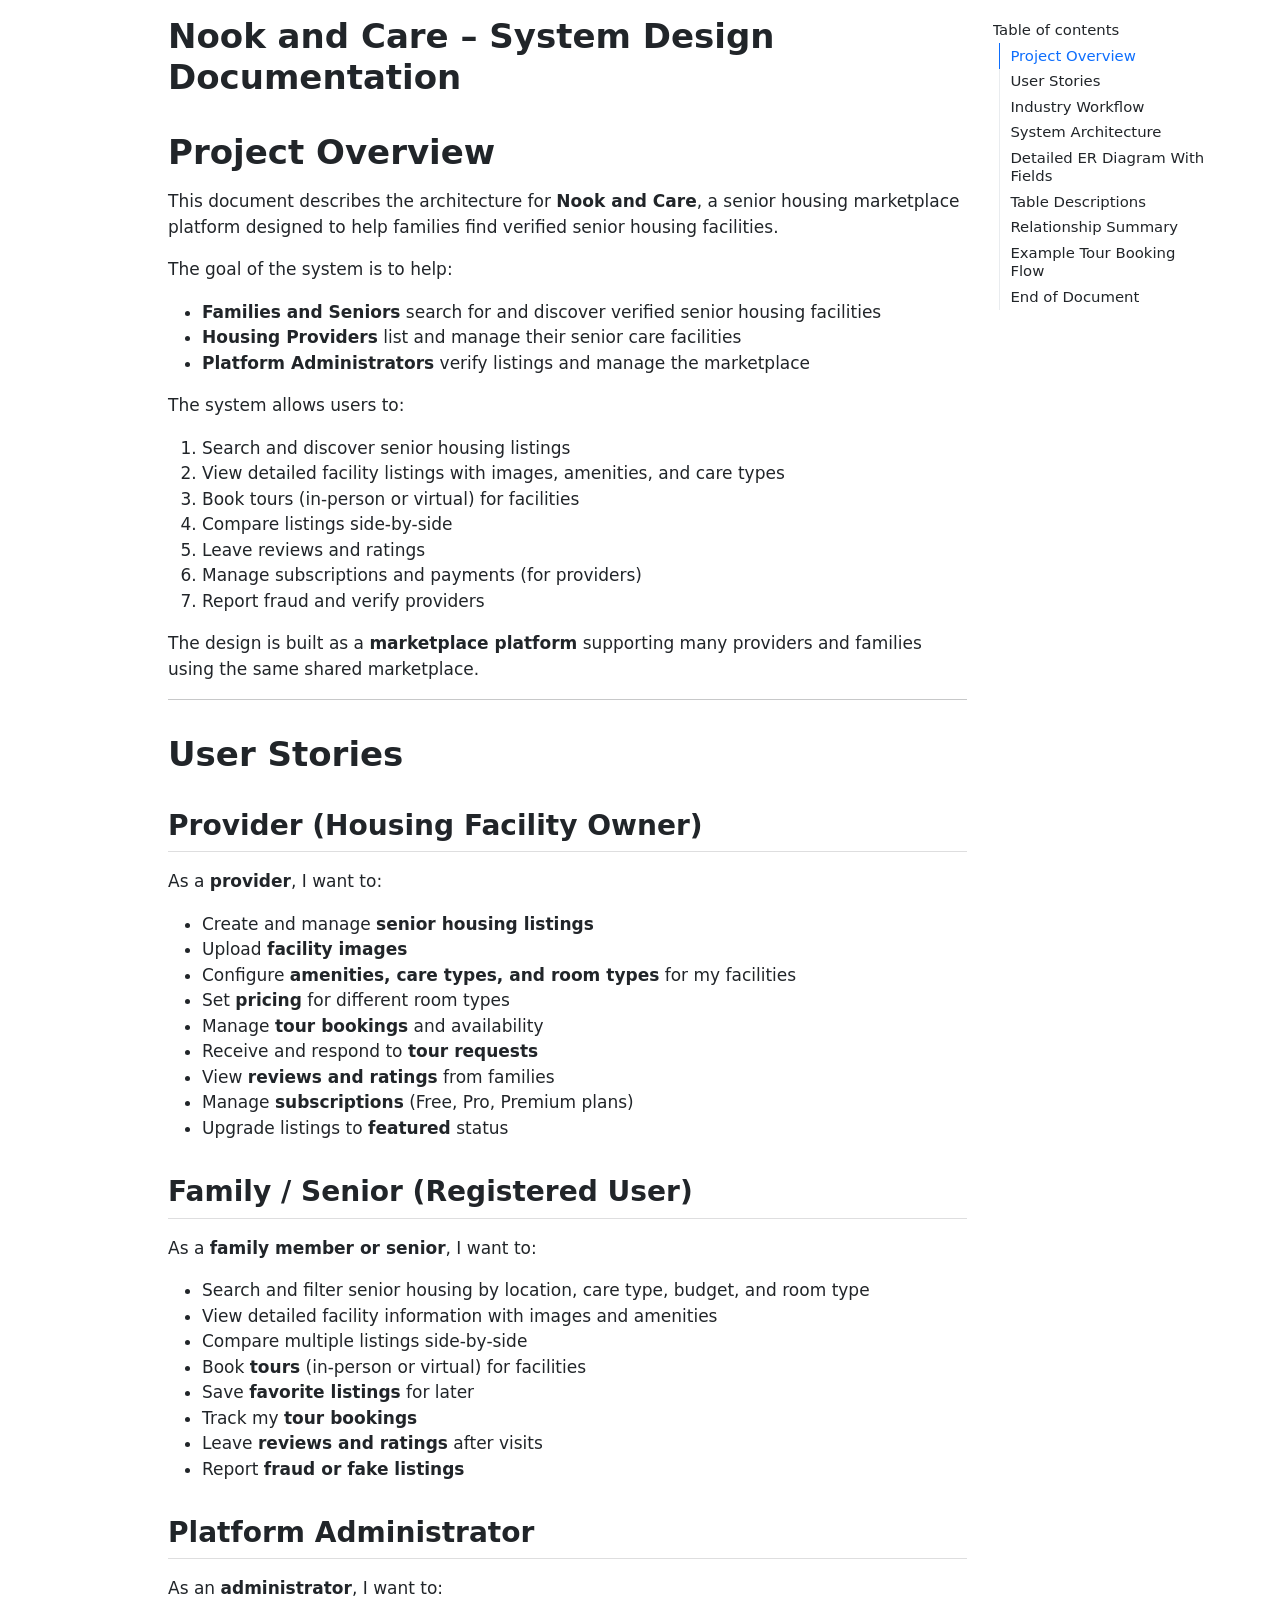
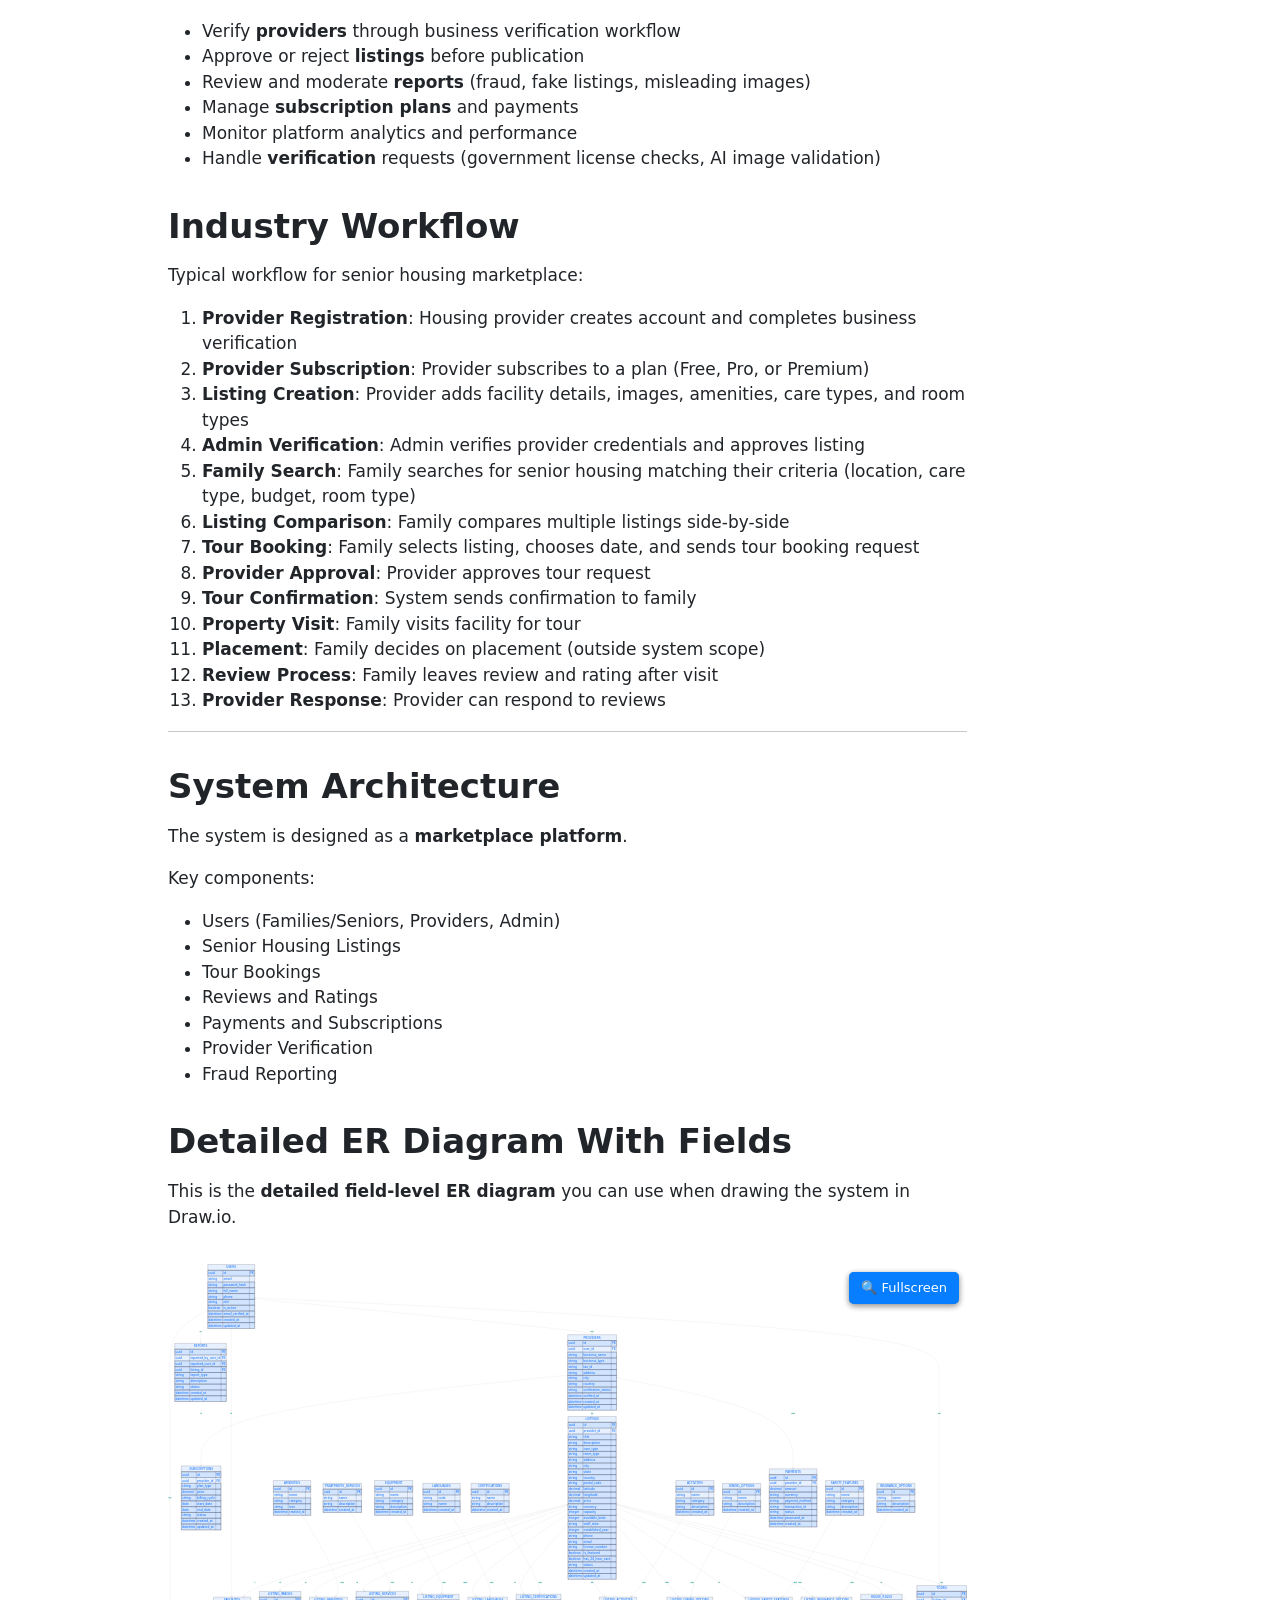
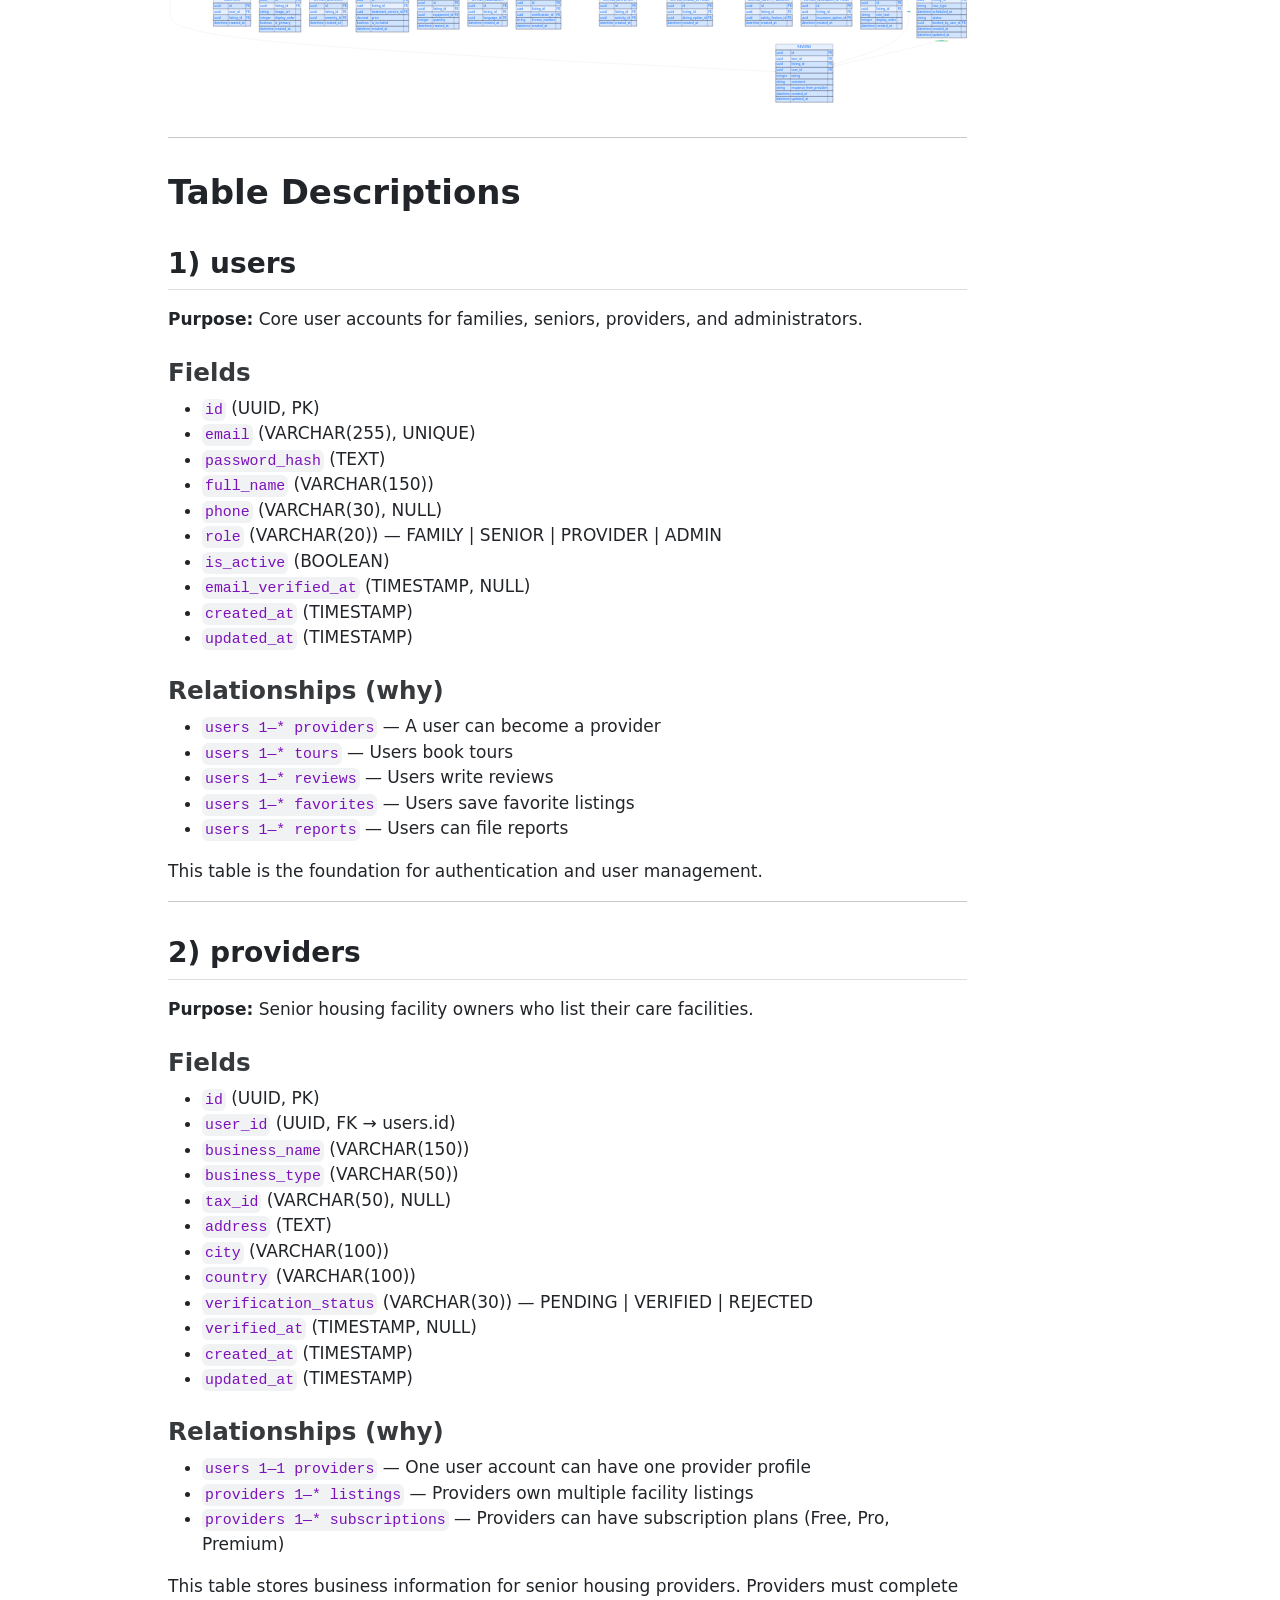
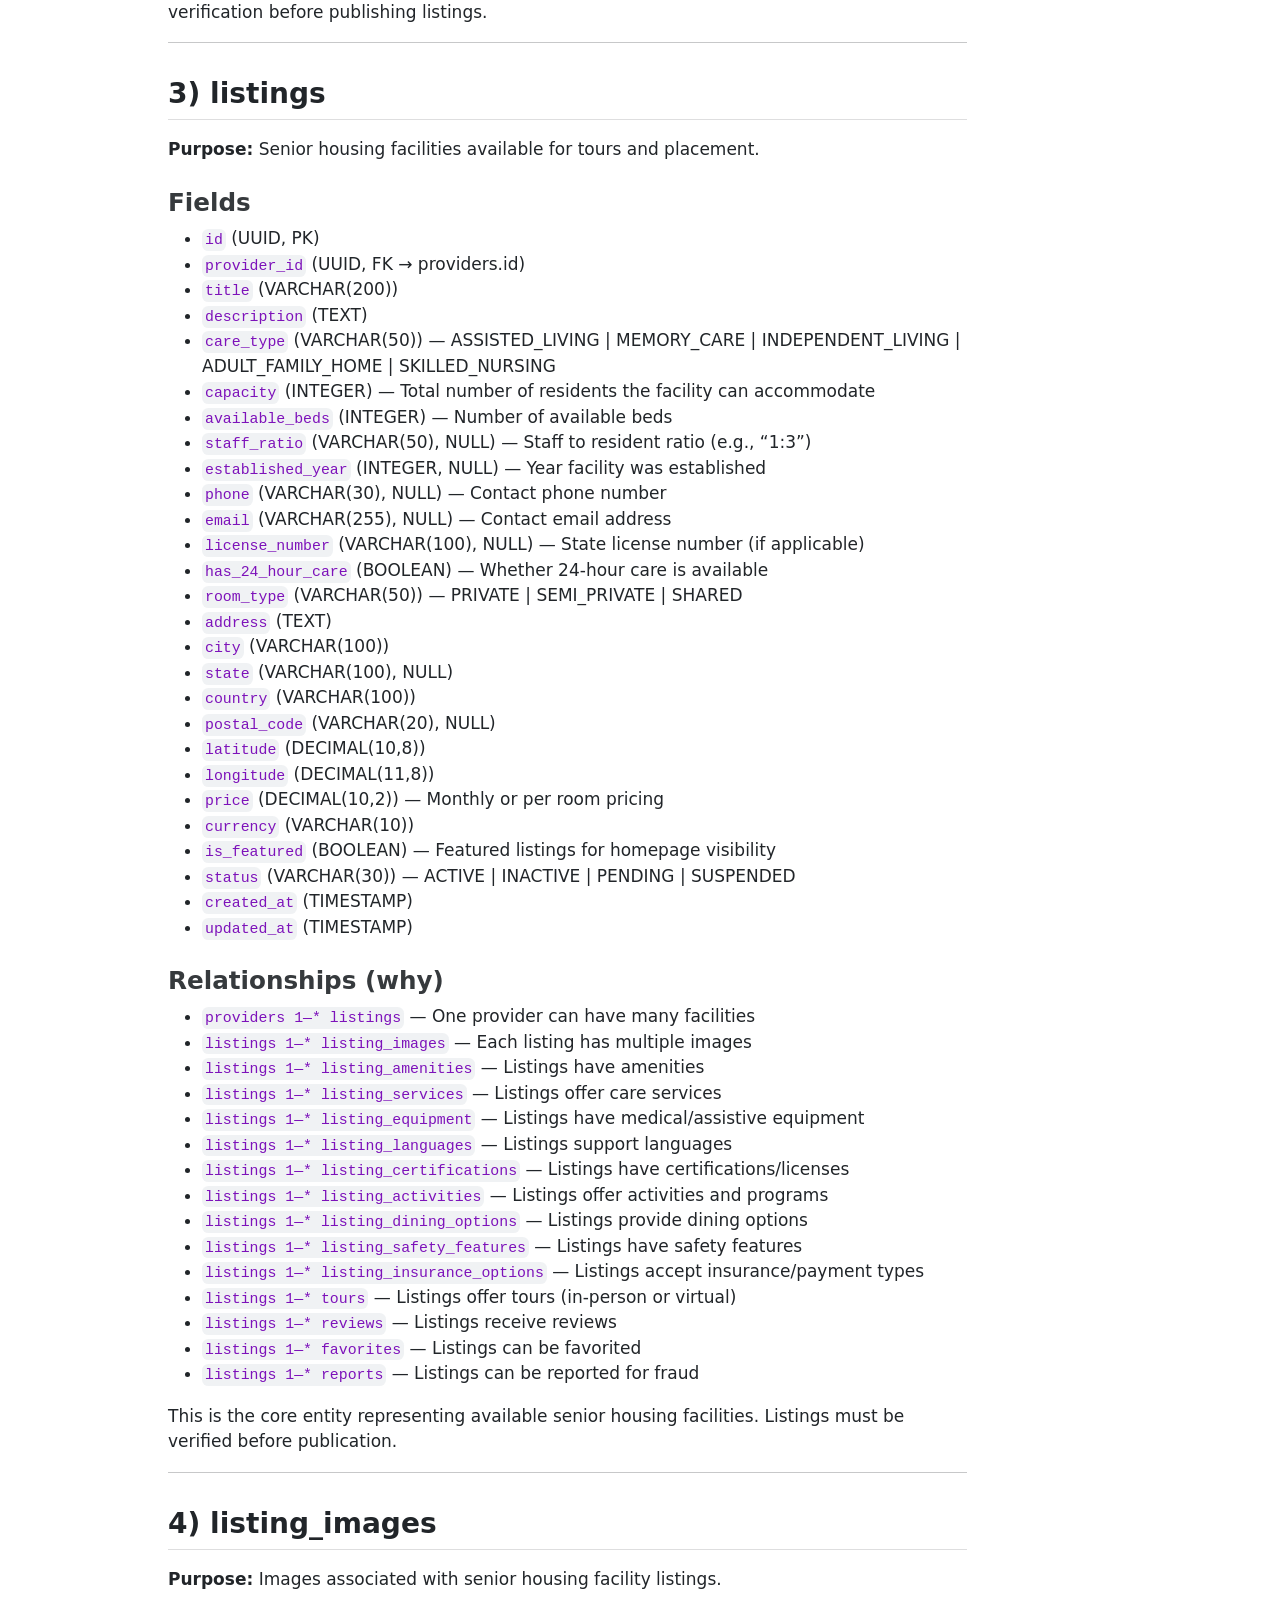
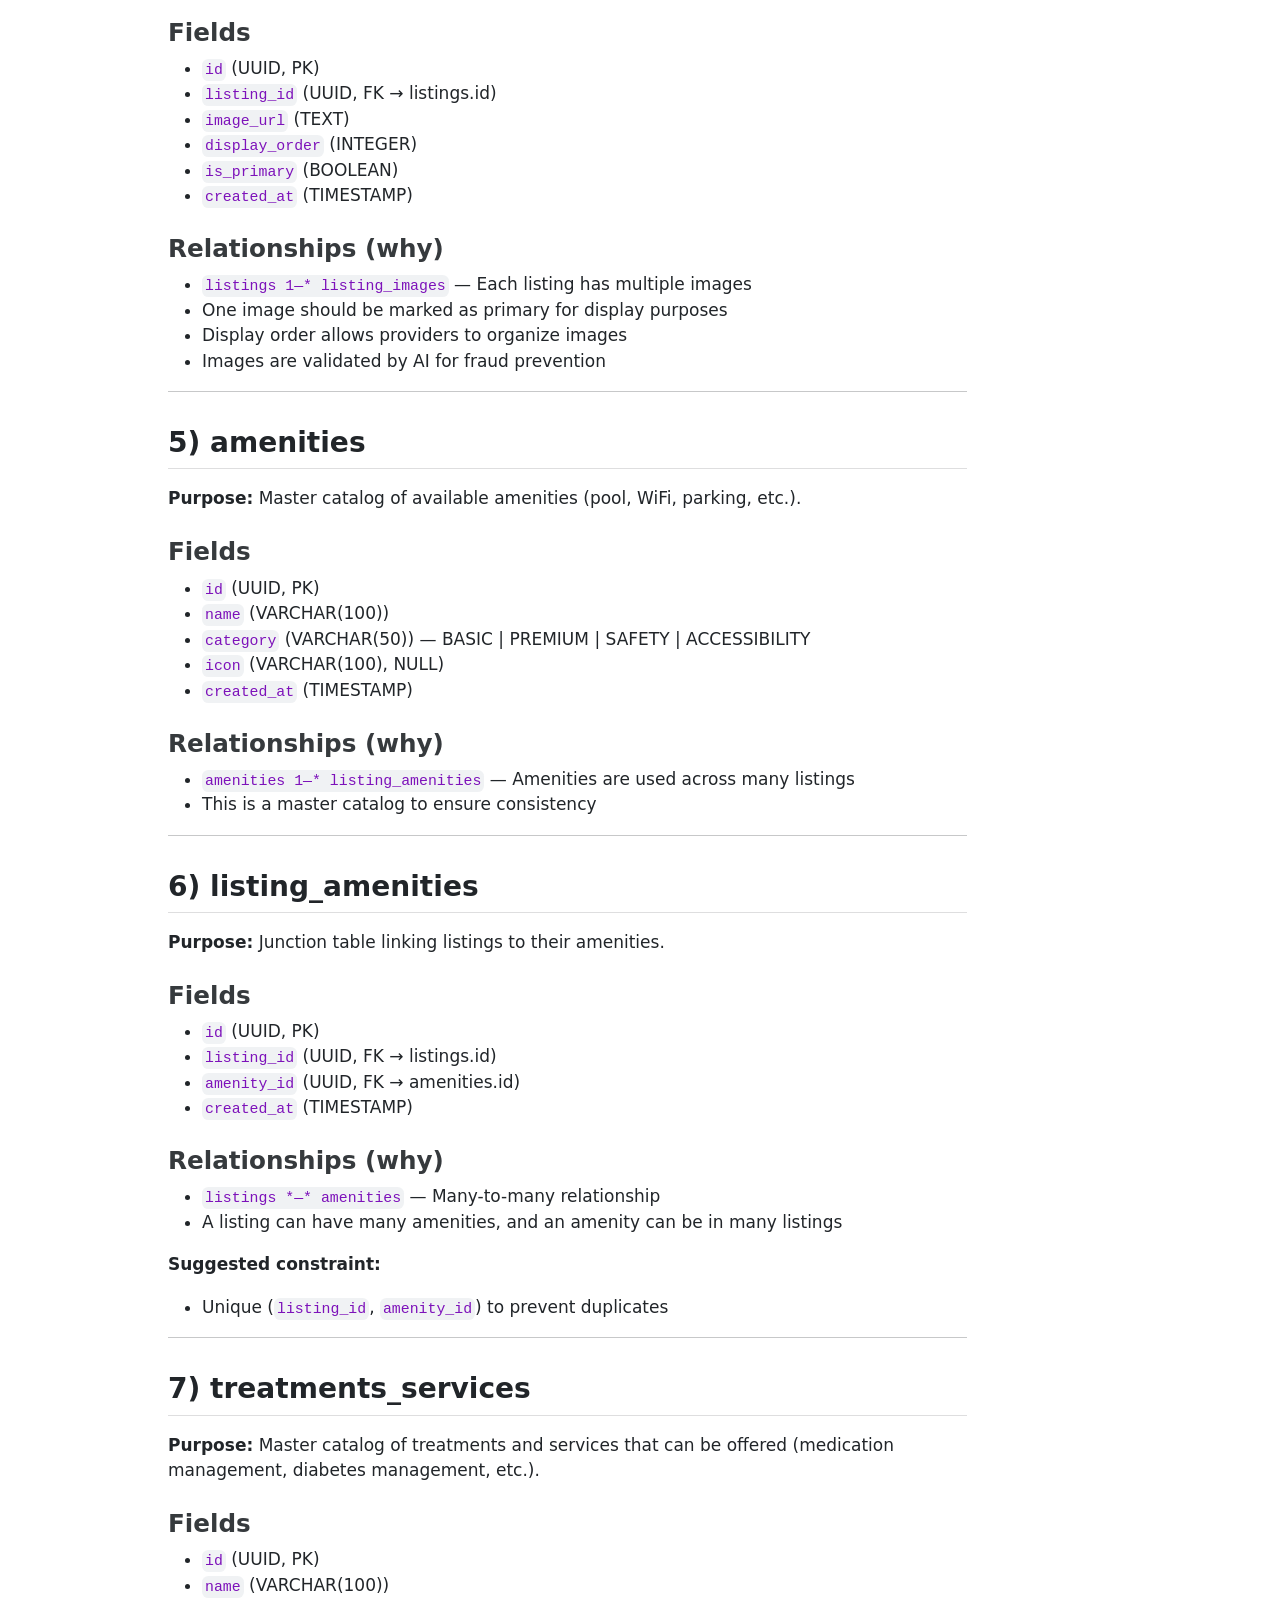
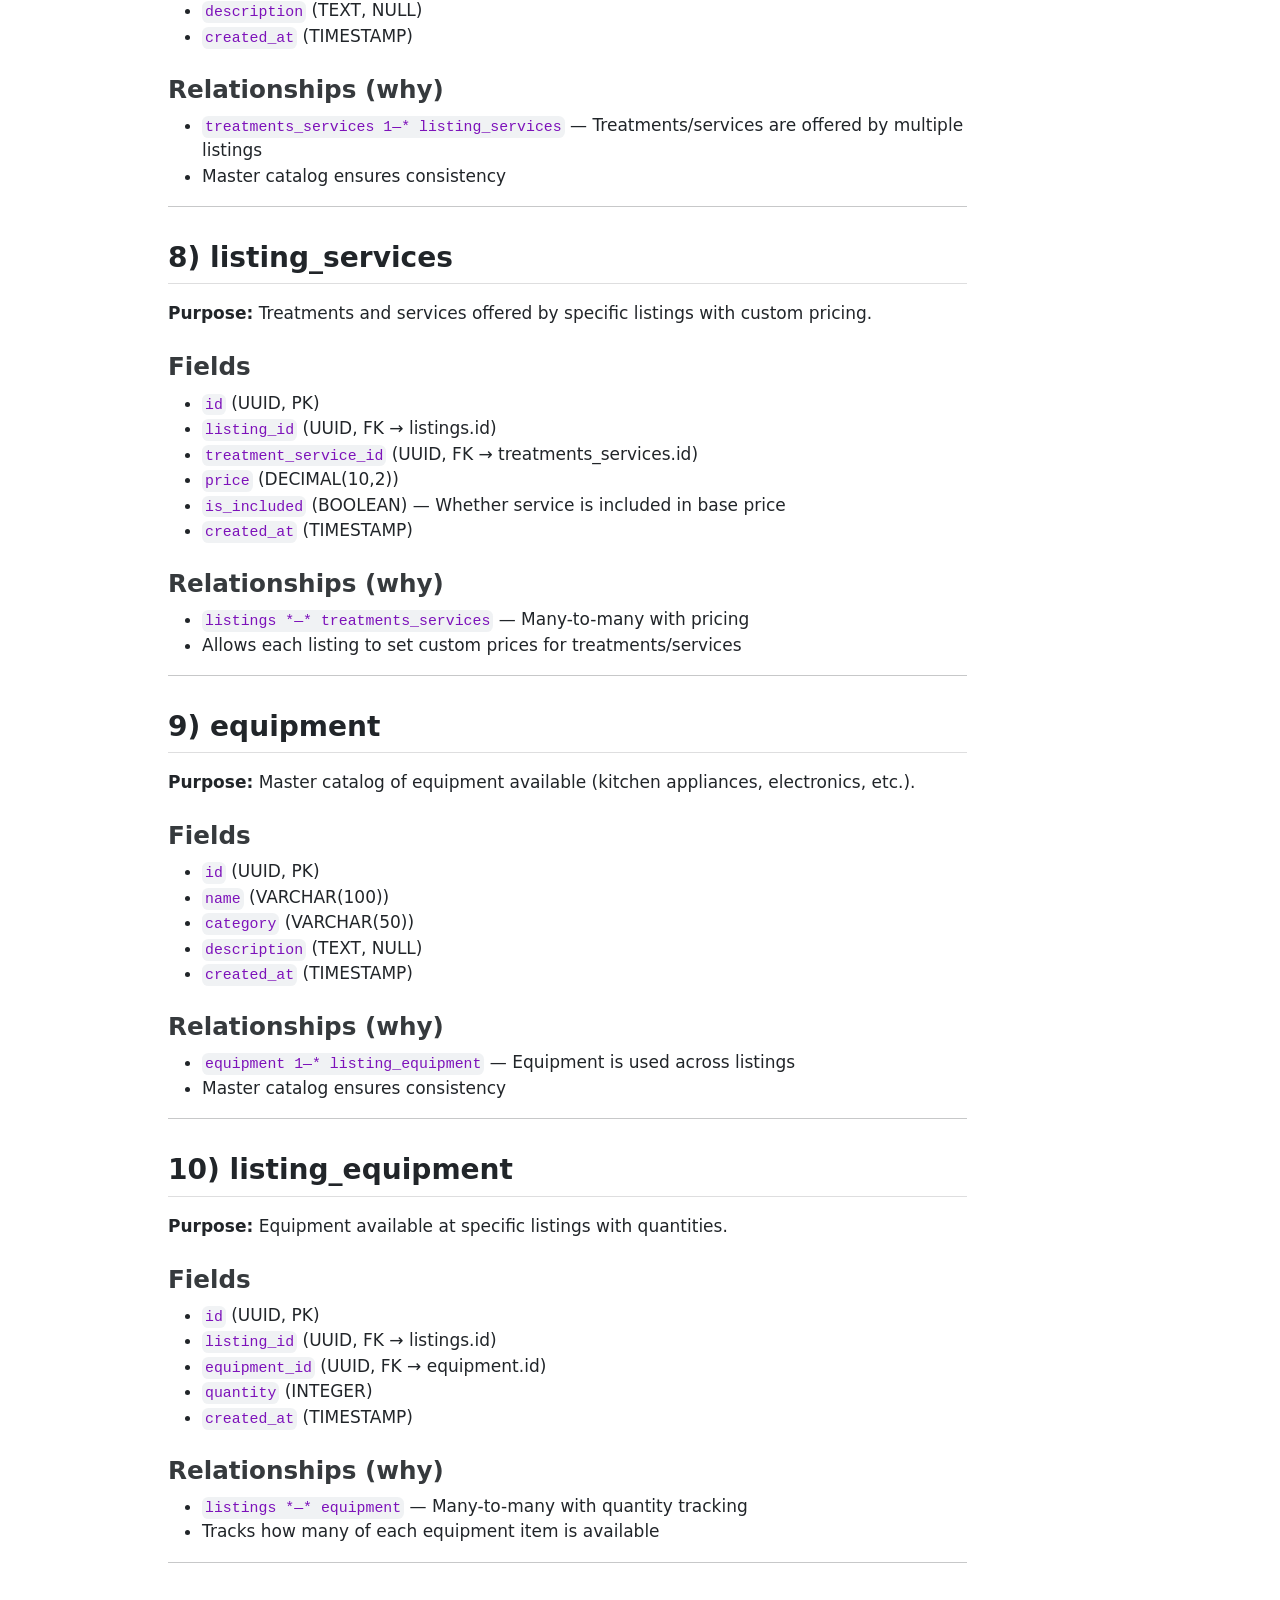
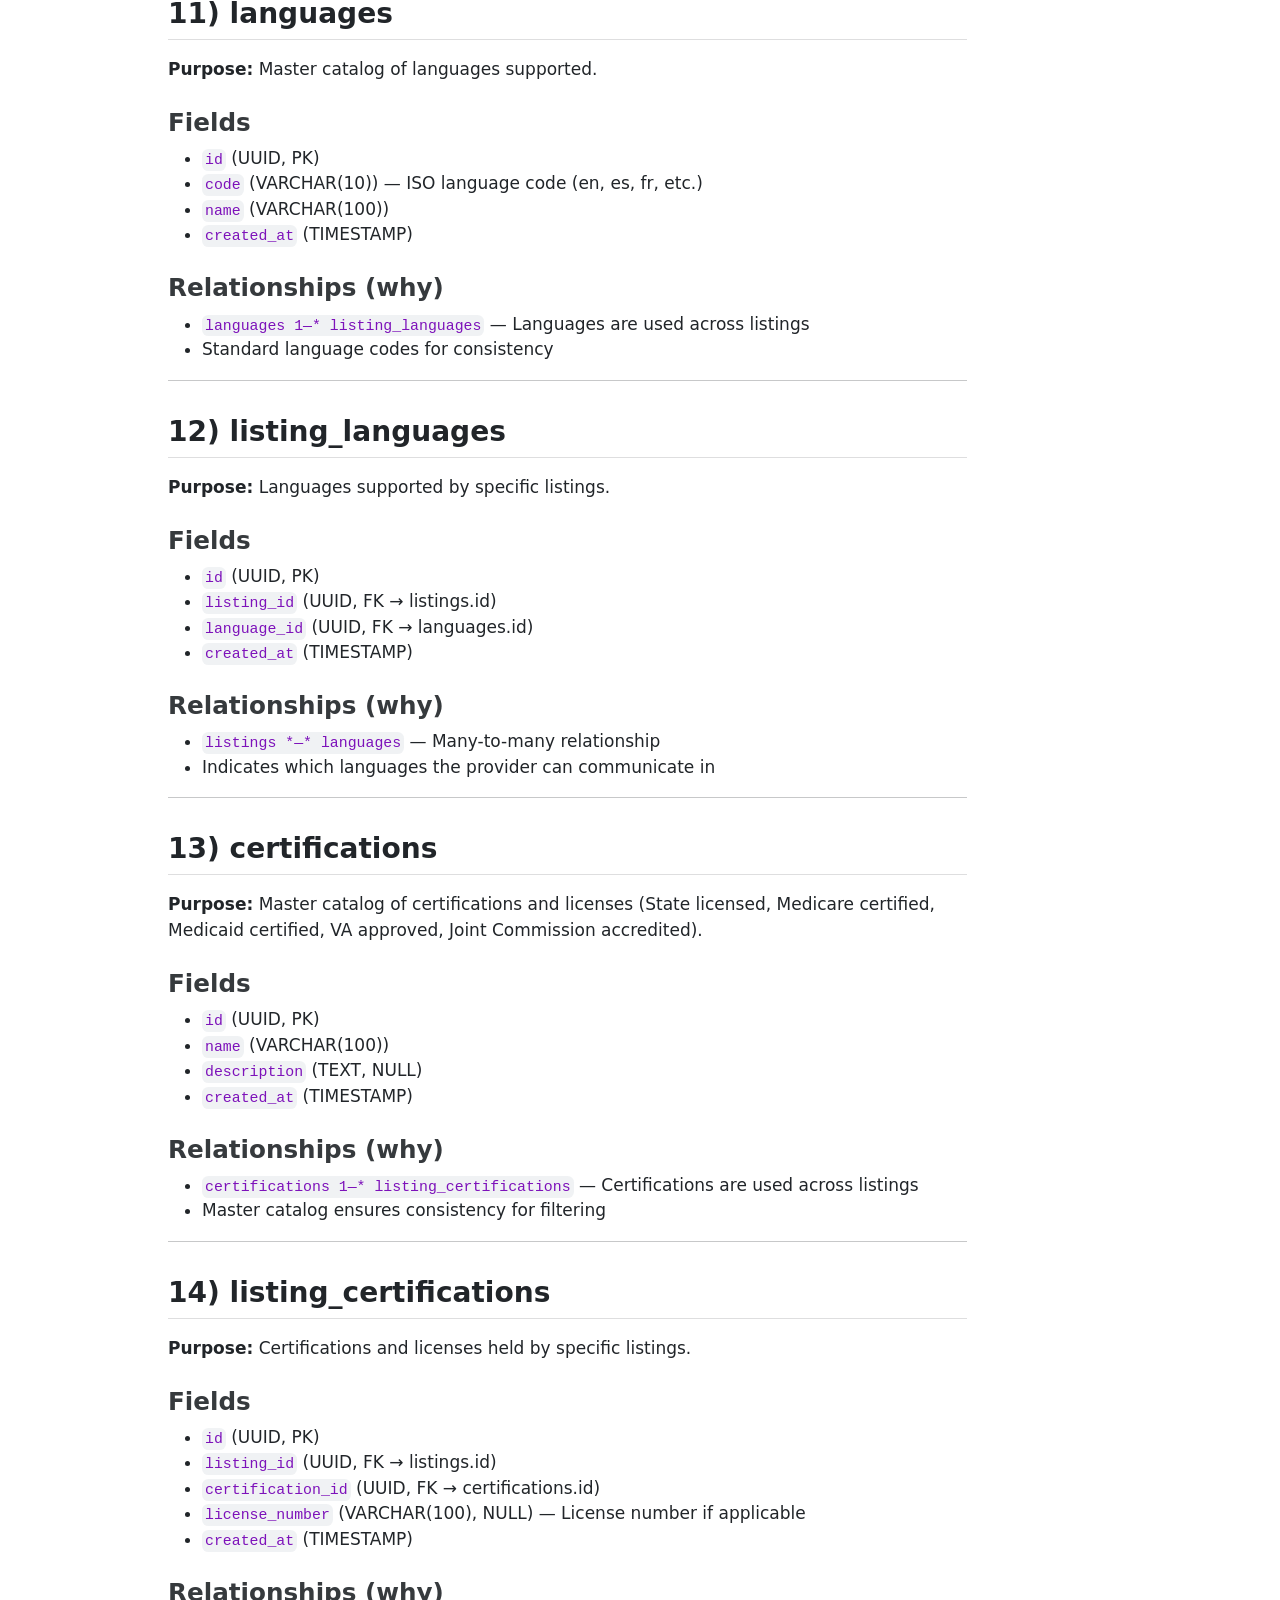
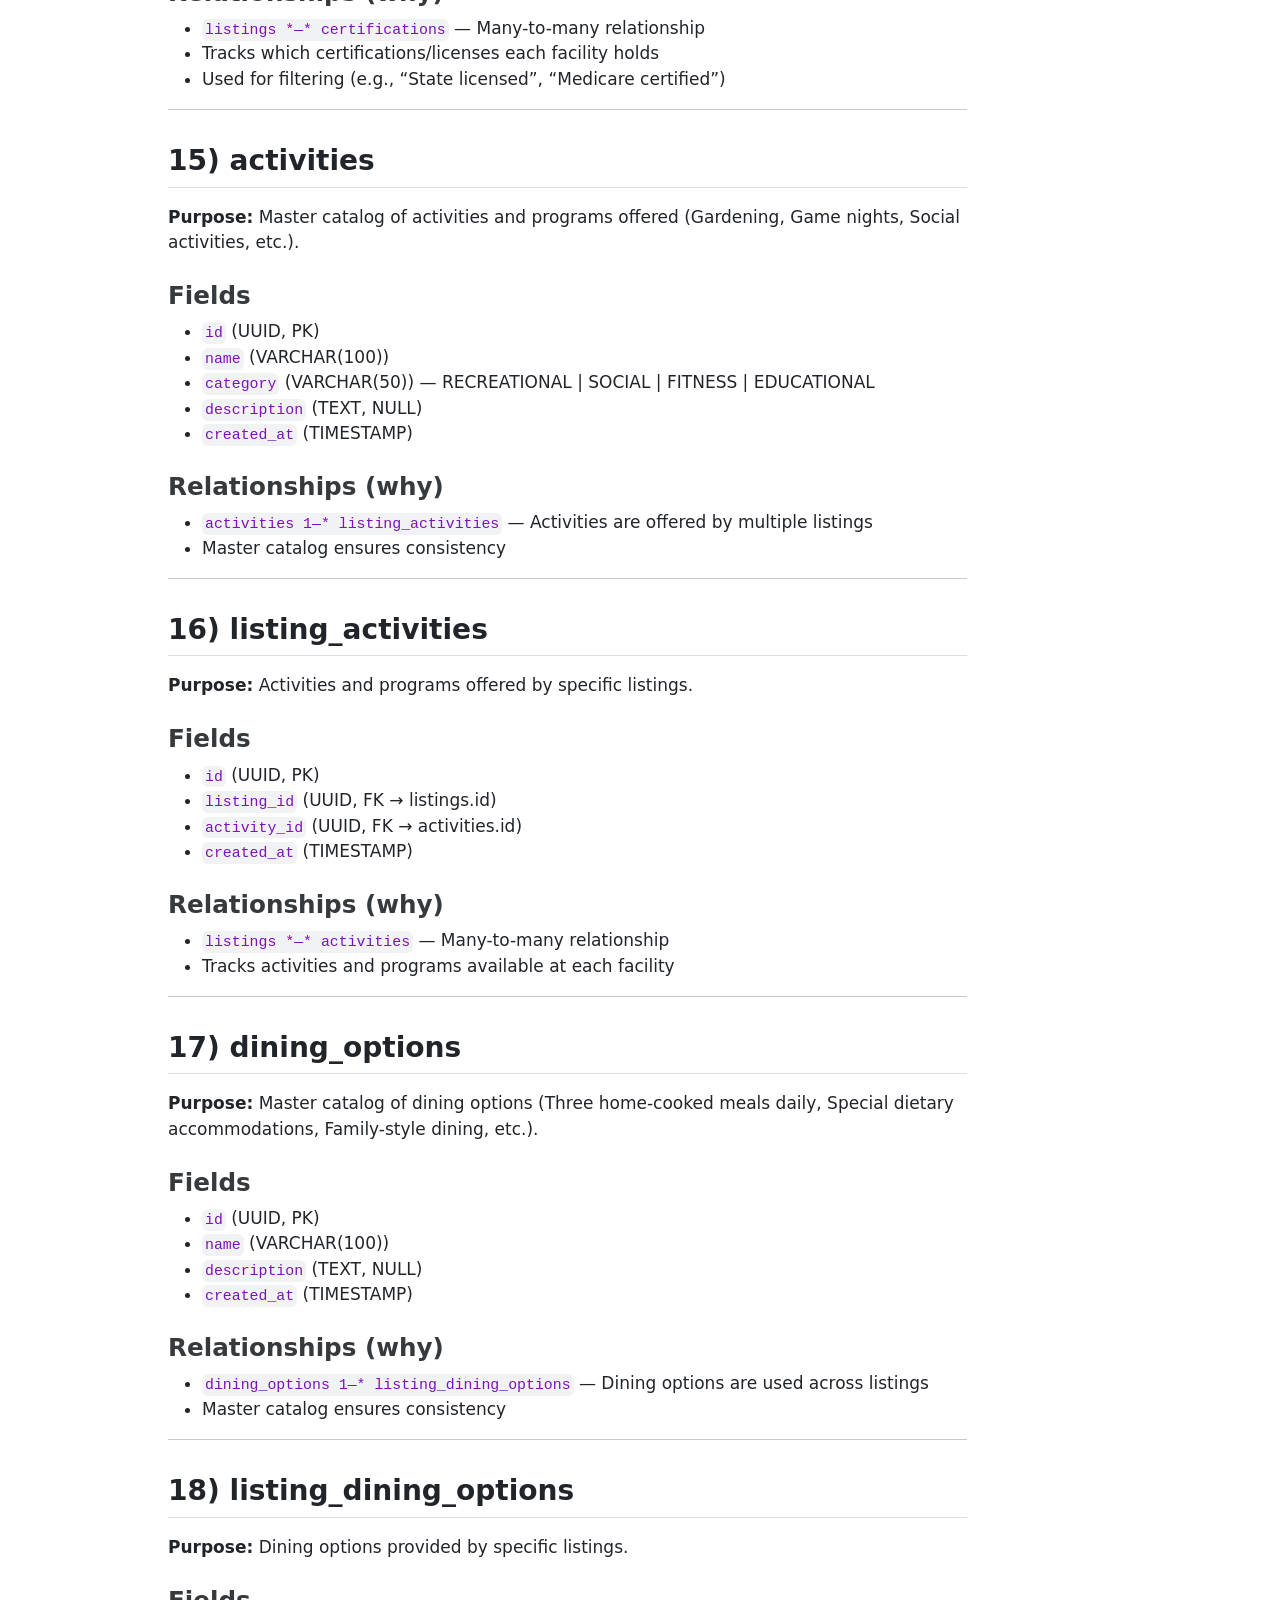
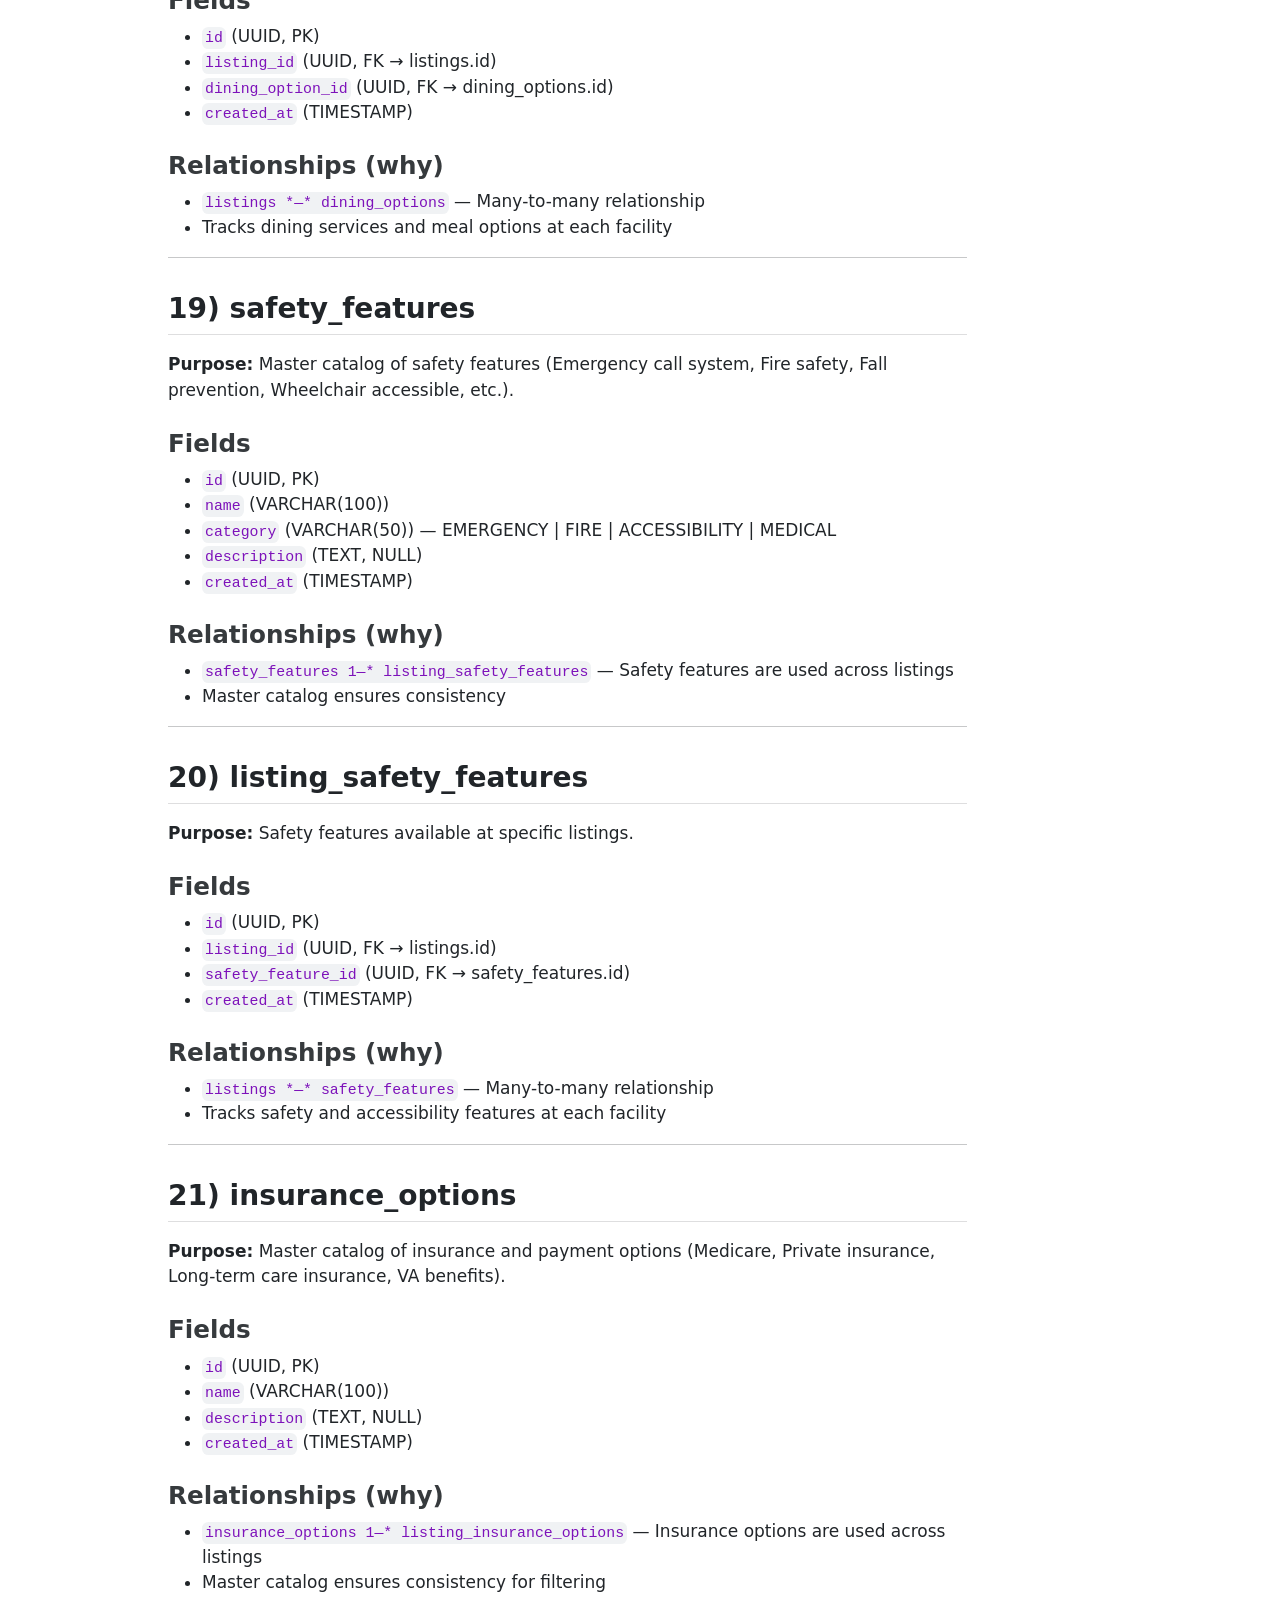
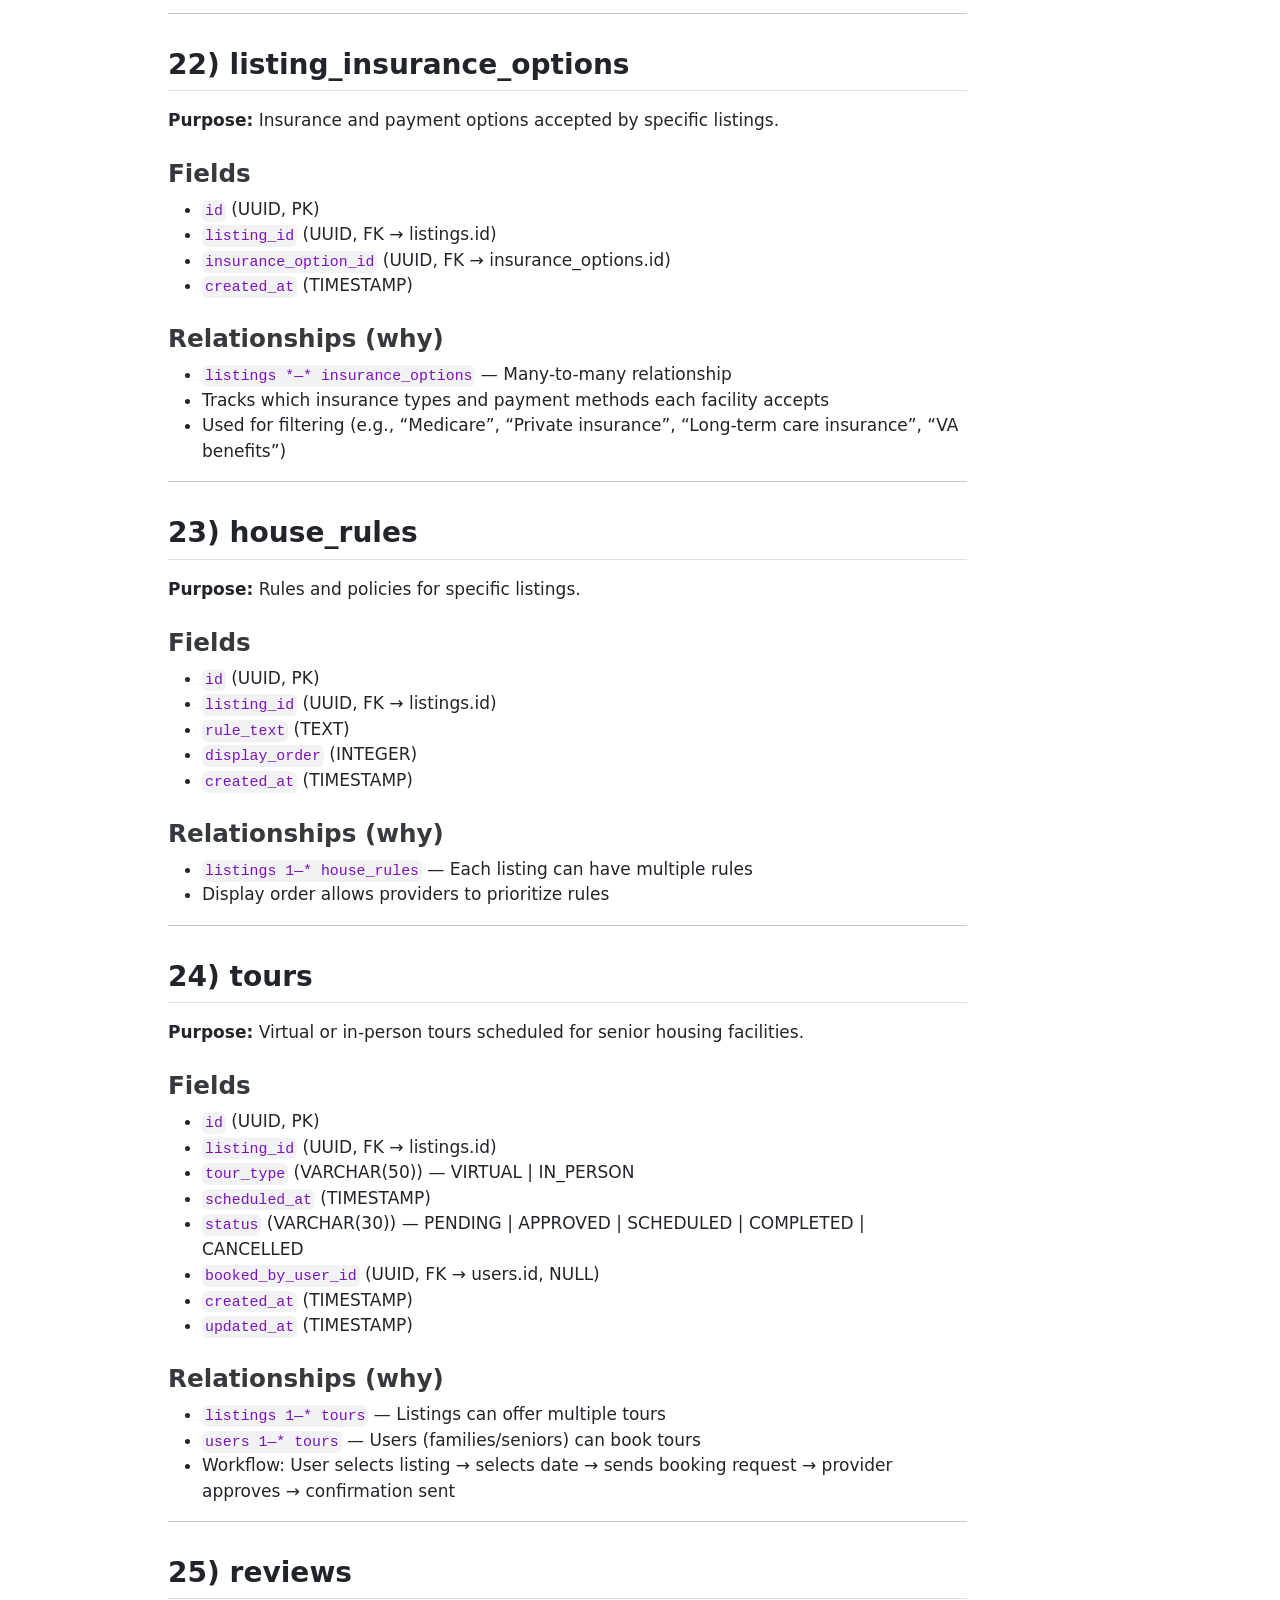
<file: docs/index.html>
<!DOCTYPE html>
<html xmlns="http://www.w3.org/1999/xhtml" lang="en" xml:lang="en"><head>

<meta charset="utf-8">
<meta name="generator" content="quarto-1.8.27">

<meta name="viewport" content="width=device-width, initial-scale=1.0, user-scalable=yes">


<title>Nook and Care – System Design Documentation</title>
<style>
code{white-space: pre-wrap;}
span.smallcaps{font-variant: small-caps;}
div.columns{display: flex; gap: min(4vw, 1.5em);}
div.column{flex: auto; overflow-x: auto;}
div.hanging-indent{margin-left: 1.5em; text-indent: -1.5em;}
ul.task-list{list-style: none;}
ul.task-list li input[type="checkbox"] {
  width: 0.8em;
  margin: 0 0.8em 0.2em -1em; /* quarto-specific, see https://github.com/quarto-dev/quarto-cli/issues/4556 */ 
  vertical-align: middle;
}
</style>


<script src="index_files/libs/clipboard/clipboard.min.js"></script>
<script src="index_files/libs/quarto-html/quarto.js" type="module"></script>
<script src="index_files/libs/quarto-html/tabsets/tabsets.js" type="module"></script>
<script src="index_files/libs/quarto-html/axe/axe-check.js" type="module"></script>
<script src="index_files/libs/quarto-html/popper.min.js"></script>
<script src="index_files/libs/quarto-html/tippy.umd.min.js"></script>
<script src="index_files/libs/quarto-html/anchor.min.js"></script>
<link href="index_files/libs/quarto-html/tippy.css" rel="stylesheet">
<link href="index_files/libs/quarto-html/quarto-syntax-highlighting-ed96de9b727972fe78a7b5d16c58bf87.css" rel="stylesheet" id="quarto-text-highlighting-styles">
<script src="index_files/libs/bootstrap/bootstrap.min.js"></script>
<link href="index_files/libs/bootstrap/bootstrap-icons.css" rel="stylesheet">
<link href="index_files/libs/bootstrap/bootstrap-9e3ffae467580fdb927a41352e75a2e0.min.css" rel="stylesheet" append-hash="true" id="quarto-bootstrap" data-mode="light">
<script src="index_files/libs/quarto-diagram/mermaid.min.js"></script>
<script src="index_files/libs/quarto-diagram/mermaid-init.js"></script>
<link href="index_files/libs/quarto-diagram/mermaid.css" rel="stylesheet">


<link rel="stylesheet" href="mermaid-fullscreen.css">
</head>

<body class="quarto-light">

<div id="quarto-content" class="page-columns page-rows-contents page-layout-article">
<div id="quarto-margin-sidebar" class="sidebar margin-sidebar">
  <nav id="TOC" role="doc-toc" class="toc-active">
    <h2 id="toc-title">Table of contents</h2>
   
  <ul>
  <li><a href="#project-overview" id="toc-project-overview" class="nav-link active" data-scroll-target="#project-overview">Project Overview</a></li>
  <li><a href="#user-stories" id="toc-user-stories" class="nav-link" data-scroll-target="#user-stories">User Stories</a>
  <ul class="collapse">
  <li><a href="#provider-housing-facility-owner" id="toc-provider-housing-facility-owner" class="nav-link" data-scroll-target="#provider-housing-facility-owner">Provider (Housing Facility Owner)</a></li>
  <li><a href="#family-senior-registered-user" id="toc-family-senior-registered-user" class="nav-link" data-scroll-target="#family-senior-registered-user">Family / Senior (Registered User)</a></li>
  <li><a href="#platform-administrator" id="toc-platform-administrator" class="nav-link" data-scroll-target="#platform-administrator">Platform Administrator</a></li>
  </ul></li>
  <li><a href="#industry-workflow" id="toc-industry-workflow" class="nav-link" data-scroll-target="#industry-workflow">Industry Workflow</a></li>
  <li><a href="#system-architecture" id="toc-system-architecture" class="nav-link" data-scroll-target="#system-architecture">System Architecture</a></li>
  <li><a href="#detailed-er-diagram-with-fields" id="toc-detailed-er-diagram-with-fields" class="nav-link" data-scroll-target="#detailed-er-diagram-with-fields">Detailed ER Diagram With Fields</a></li>
  <li><a href="#table-descriptions" id="toc-table-descriptions" class="nav-link" data-scroll-target="#table-descriptions">Table Descriptions</a>
  <ul class="collapse">
  <li><a href="#users" id="toc-users" class="nav-link" data-scroll-target="#users">1) users</a>
  <ul class="collapse">
  <li><a href="#fields" id="toc-fields" class="nav-link" data-scroll-target="#fields">Fields</a></li>
  <li><a href="#relationships-why" id="toc-relationships-why" class="nav-link" data-scroll-target="#relationships-why">Relationships (why)</a></li>
  </ul></li>
  <li><a href="#providers" id="toc-providers" class="nav-link" data-scroll-target="#providers">2) providers</a>
  <ul class="collapse">
  <li><a href="#fields-1" id="toc-fields-1" class="nav-link" data-scroll-target="#fields-1">Fields</a></li>
  <li><a href="#relationships-why-1" id="toc-relationships-why-1" class="nav-link" data-scroll-target="#relationships-why-1">Relationships (why)</a></li>
  </ul></li>
  <li><a href="#listings" id="toc-listings" class="nav-link" data-scroll-target="#listings">3) listings</a>
  <ul class="collapse">
  <li><a href="#fields-2" id="toc-fields-2" class="nav-link" data-scroll-target="#fields-2">Fields</a></li>
  <li><a href="#relationships-why-2" id="toc-relationships-why-2" class="nav-link" data-scroll-target="#relationships-why-2">Relationships (why)</a></li>
  </ul></li>
  <li><a href="#listing_images" id="toc-listing_images" class="nav-link" data-scroll-target="#listing_images">4) listing_images</a>
  <ul class="collapse">
  <li><a href="#fields-3" id="toc-fields-3" class="nav-link" data-scroll-target="#fields-3">Fields</a></li>
  <li><a href="#relationships-why-3" id="toc-relationships-why-3" class="nav-link" data-scroll-target="#relationships-why-3">Relationships (why)</a></li>
  </ul></li>
  <li><a href="#amenities" id="toc-amenities" class="nav-link" data-scroll-target="#amenities">5) amenities</a>
  <ul class="collapse">
  <li><a href="#fields-4" id="toc-fields-4" class="nav-link" data-scroll-target="#fields-4">Fields</a></li>
  <li><a href="#relationships-why-4" id="toc-relationships-why-4" class="nav-link" data-scroll-target="#relationships-why-4">Relationships (why)</a></li>
  </ul></li>
  <li><a href="#listing_amenities" id="toc-listing_amenities" class="nav-link" data-scroll-target="#listing_amenities">6) listing_amenities</a>
  <ul class="collapse">
  <li><a href="#fields-5" id="toc-fields-5" class="nav-link" data-scroll-target="#fields-5">Fields</a></li>
  <li><a href="#relationships-why-5" id="toc-relationships-why-5" class="nav-link" data-scroll-target="#relationships-why-5">Relationships (why)</a></li>
  </ul></li>
  <li><a href="#treatments_services" id="toc-treatments_services" class="nav-link" data-scroll-target="#treatments_services">7) treatments_services</a>
  <ul class="collapse">
  <li><a href="#fields-6" id="toc-fields-6" class="nav-link" data-scroll-target="#fields-6">Fields</a></li>
  <li><a href="#relationships-why-6" id="toc-relationships-why-6" class="nav-link" data-scroll-target="#relationships-why-6">Relationships (why)</a></li>
  </ul></li>
  <li><a href="#listing_services" id="toc-listing_services" class="nav-link" data-scroll-target="#listing_services">8) listing_services</a>
  <ul class="collapse">
  <li><a href="#fields-7" id="toc-fields-7" class="nav-link" data-scroll-target="#fields-7">Fields</a></li>
  <li><a href="#relationships-why-7" id="toc-relationships-why-7" class="nav-link" data-scroll-target="#relationships-why-7">Relationships (why)</a></li>
  </ul></li>
  <li><a href="#equipment" id="toc-equipment" class="nav-link" data-scroll-target="#equipment">9) equipment</a>
  <ul class="collapse">
  <li><a href="#fields-8" id="toc-fields-8" class="nav-link" data-scroll-target="#fields-8">Fields</a></li>
  <li><a href="#relationships-why-8" id="toc-relationships-why-8" class="nav-link" data-scroll-target="#relationships-why-8">Relationships (why)</a></li>
  </ul></li>
  <li><a href="#listing_equipment" id="toc-listing_equipment" class="nav-link" data-scroll-target="#listing_equipment">10) listing_equipment</a>
  <ul class="collapse">
  <li><a href="#fields-9" id="toc-fields-9" class="nav-link" data-scroll-target="#fields-9">Fields</a></li>
  <li><a href="#relationships-why-9" id="toc-relationships-why-9" class="nav-link" data-scroll-target="#relationships-why-9">Relationships (why)</a></li>
  </ul></li>
  <li><a href="#languages" id="toc-languages" class="nav-link" data-scroll-target="#languages">11) languages</a>
  <ul class="collapse">
  <li><a href="#fields-10" id="toc-fields-10" class="nav-link" data-scroll-target="#fields-10">Fields</a></li>
  <li><a href="#relationships-why-10" id="toc-relationships-why-10" class="nav-link" data-scroll-target="#relationships-why-10">Relationships (why)</a></li>
  </ul></li>
  <li><a href="#listing_languages" id="toc-listing_languages" class="nav-link" data-scroll-target="#listing_languages">12) listing_languages</a>
  <ul class="collapse">
  <li><a href="#fields-11" id="toc-fields-11" class="nav-link" data-scroll-target="#fields-11">Fields</a></li>
  <li><a href="#relationships-why-11" id="toc-relationships-why-11" class="nav-link" data-scroll-target="#relationships-why-11">Relationships (why)</a></li>
  </ul></li>
  <li><a href="#certifications" id="toc-certifications" class="nav-link" data-scroll-target="#certifications">13) certifications</a>
  <ul class="collapse">
  <li><a href="#fields-12" id="toc-fields-12" class="nav-link" data-scroll-target="#fields-12">Fields</a></li>
  <li><a href="#relationships-why-12" id="toc-relationships-why-12" class="nav-link" data-scroll-target="#relationships-why-12">Relationships (why)</a></li>
  </ul></li>
  <li><a href="#listing_certifications" id="toc-listing_certifications" class="nav-link" data-scroll-target="#listing_certifications">14) listing_certifications</a>
  <ul class="collapse">
  <li><a href="#fields-13" id="toc-fields-13" class="nav-link" data-scroll-target="#fields-13">Fields</a></li>
  <li><a href="#relationships-why-13" id="toc-relationships-why-13" class="nav-link" data-scroll-target="#relationships-why-13">Relationships (why)</a></li>
  </ul></li>
  <li><a href="#activities" id="toc-activities" class="nav-link" data-scroll-target="#activities">15) activities</a>
  <ul class="collapse">
  <li><a href="#fields-14" id="toc-fields-14" class="nav-link" data-scroll-target="#fields-14">Fields</a></li>
  <li><a href="#relationships-why-14" id="toc-relationships-why-14" class="nav-link" data-scroll-target="#relationships-why-14">Relationships (why)</a></li>
  </ul></li>
  <li><a href="#listing_activities" id="toc-listing_activities" class="nav-link" data-scroll-target="#listing_activities">16) listing_activities</a>
  <ul class="collapse">
  <li><a href="#fields-15" id="toc-fields-15" class="nav-link" data-scroll-target="#fields-15">Fields</a></li>
  <li><a href="#relationships-why-15" id="toc-relationships-why-15" class="nav-link" data-scroll-target="#relationships-why-15">Relationships (why)</a></li>
  </ul></li>
  <li><a href="#dining_options" id="toc-dining_options" class="nav-link" data-scroll-target="#dining_options">17) dining_options</a>
  <ul class="collapse">
  <li><a href="#fields-16" id="toc-fields-16" class="nav-link" data-scroll-target="#fields-16">Fields</a></li>
  <li><a href="#relationships-why-16" id="toc-relationships-why-16" class="nav-link" data-scroll-target="#relationships-why-16">Relationships (why)</a></li>
  </ul></li>
  <li><a href="#listing_dining_options" id="toc-listing_dining_options" class="nav-link" data-scroll-target="#listing_dining_options">18) listing_dining_options</a>
  <ul class="collapse">
  <li><a href="#fields-17" id="toc-fields-17" class="nav-link" data-scroll-target="#fields-17">Fields</a></li>
  <li><a href="#relationships-why-17" id="toc-relationships-why-17" class="nav-link" data-scroll-target="#relationships-why-17">Relationships (why)</a></li>
  </ul></li>
  <li><a href="#safety_features" id="toc-safety_features" class="nav-link" data-scroll-target="#safety_features">19) safety_features</a>
  <ul class="collapse">
  <li><a href="#fields-18" id="toc-fields-18" class="nav-link" data-scroll-target="#fields-18">Fields</a></li>
  <li><a href="#relationships-why-18" id="toc-relationships-why-18" class="nav-link" data-scroll-target="#relationships-why-18">Relationships (why)</a></li>
  </ul></li>
  <li><a href="#listing_safety_features" id="toc-listing_safety_features" class="nav-link" data-scroll-target="#listing_safety_features">20) listing_safety_features</a>
  <ul class="collapse">
  <li><a href="#fields-19" id="toc-fields-19" class="nav-link" data-scroll-target="#fields-19">Fields</a></li>
  <li><a href="#relationships-why-19" id="toc-relationships-why-19" class="nav-link" data-scroll-target="#relationships-why-19">Relationships (why)</a></li>
  </ul></li>
  <li><a href="#insurance_options" id="toc-insurance_options" class="nav-link" data-scroll-target="#insurance_options">21) insurance_options</a>
  <ul class="collapse">
  <li><a href="#fields-20" id="toc-fields-20" class="nav-link" data-scroll-target="#fields-20">Fields</a></li>
  <li><a href="#relationships-why-20" id="toc-relationships-why-20" class="nav-link" data-scroll-target="#relationships-why-20">Relationships (why)</a></li>
  </ul></li>
  <li><a href="#listing_insurance_options" id="toc-listing_insurance_options" class="nav-link" data-scroll-target="#listing_insurance_options">22) listing_insurance_options</a>
  <ul class="collapse">
  <li><a href="#fields-21" id="toc-fields-21" class="nav-link" data-scroll-target="#fields-21">Fields</a></li>
  <li><a href="#relationships-why-21" id="toc-relationships-why-21" class="nav-link" data-scroll-target="#relationships-why-21">Relationships (why)</a></li>
  </ul></li>
  <li><a href="#house_rules" id="toc-house_rules" class="nav-link" data-scroll-target="#house_rules">23) house_rules</a>
  <ul class="collapse">
  <li><a href="#fields-22" id="toc-fields-22" class="nav-link" data-scroll-target="#fields-22">Fields</a></li>
  <li><a href="#relationships-why-22" id="toc-relationships-why-22" class="nav-link" data-scroll-target="#relationships-why-22">Relationships (why)</a></li>
  </ul></li>
  <li><a href="#tours" id="toc-tours" class="nav-link" data-scroll-target="#tours">24) tours</a>
  <ul class="collapse">
  <li><a href="#fields-23" id="toc-fields-23" class="nav-link" data-scroll-target="#fields-23">Fields</a></li>
  <li><a href="#relationships-why-23" id="toc-relationships-why-23" class="nav-link" data-scroll-target="#relationships-why-23">Relationships (why)</a></li>
  </ul></li>
  <li><a href="#reviews" id="toc-reviews" class="nav-link" data-scroll-target="#reviews">25) reviews</a>
  <ul class="collapse">
  <li><a href="#fields-24" id="toc-fields-24" class="nav-link" data-scroll-target="#fields-24">Fields</a></li>
  <li><a href="#relationships-why-24" id="toc-relationships-why-24" class="nav-link" data-scroll-target="#relationships-why-24">Relationships (why)</a></li>
  </ul></li>
  <li><a href="#favorites" id="toc-favorites" class="nav-link" data-scroll-target="#favorites">26) favorites</a>
  <ul class="collapse">
  <li><a href="#fields-25" id="toc-fields-25" class="nav-link" data-scroll-target="#fields-25">Fields</a></li>
  <li><a href="#relationships-why-25" id="toc-relationships-why-25" class="nav-link" data-scroll-target="#relationships-why-25">Relationships (why)</a></li>
  </ul></li>
  <li><a href="#subscriptions" id="toc-subscriptions" class="nav-link" data-scroll-target="#subscriptions">27) subscriptions</a>
  <ul class="collapse">
  <li><a href="#fields-26" id="toc-fields-26" class="nav-link" data-scroll-target="#fields-26">Fields</a></li>
  <li><a href="#relationships-why-26" id="toc-relationships-why-26" class="nav-link" data-scroll-target="#relationships-why-26">Relationships (why)</a></li>
  </ul></li>
  <li><a href="#payments" id="toc-payments" class="nav-link" data-scroll-target="#payments">28) payments</a>
  <ul class="collapse">
  <li><a href="#fields-27" id="toc-fields-27" class="nav-link" data-scroll-target="#fields-27">Fields</a></li>
  <li><a href="#relationships-why-27" id="toc-relationships-why-27" class="nav-link" data-scroll-target="#relationships-why-27">Relationships (why)</a></li>
  </ul></li>
  <li><a href="#reports" id="toc-reports" class="nav-link" data-scroll-target="#reports">29) reports</a>
  <ul class="collapse">
  <li><a href="#fields-28" id="toc-fields-28" class="nav-link" data-scroll-target="#fields-28">Fields</a></li>
  <li><a href="#relationships-why-28" id="toc-relationships-why-28" class="nav-link" data-scroll-target="#relationships-why-28">Relationships (why)</a></li>
  </ul></li>
  </ul></li>
  <li><a href="#relationship-summary" id="toc-relationship-summary" class="nav-link" data-scroll-target="#relationship-summary">Relationship Summary</a></li>
  <li><a href="#example-tour-booking-flow" id="toc-example-tour-booking-flow" class="nav-link" data-scroll-target="#example-tour-booking-flow">Example Tour Booking Flow</a></li>
  <li><a href="#end-of-document" id="toc-end-of-document" class="nav-link" data-scroll-target="#end-of-document">End of Document</a></li>
  </ul>
</nav>
</div>
<main class="content" id="quarto-document-content">

<header id="title-block-header" class="quarto-title-block default">
<div class="quarto-title">
<h1 class="title">Nook and Care – System Design Documentation</h1>
</div>



<div class="quarto-title-meta">

    
  
    
  </div>
  


</header>


<section id="project-overview" class="level1">
<h1>Project Overview</h1>
<p>This document describes the architecture for <strong>Nook and Care</strong>, a senior housing marketplace platform designed to help families find verified senior housing facilities.</p>
<p>The goal of the system is to help:</p>
<ul>
<li><strong>Families and Seniors</strong> search for and discover verified senior housing facilities</li>
<li><strong>Housing Providers</strong> list and manage their senior care facilities</li>
<li><strong>Platform Administrators</strong> verify listings and manage the marketplace</li>
</ul>
<p>The system allows users to:</p>
<ol type="1">
<li>Search and discover senior housing listings</li>
<li>View detailed facility listings with images, amenities, and care types</li>
<li>Book tours (in-person or virtual) for facilities</li>
<li>Compare listings side-by-side</li>
<li>Leave reviews and ratings</li>
<li>Manage subscriptions and payments (for providers)</li>
<li>Report fraud and verify providers</li>
</ol>
<p>The design is built as a <strong>marketplace platform</strong> supporting many providers and families using the same shared marketplace.</p>
<hr>
</section>
<section id="user-stories" class="level1">
<h1>User Stories</h1>
<section id="provider-housing-facility-owner" class="level2">
<h2 class="anchored" data-anchor-id="provider-housing-facility-owner">Provider (Housing Facility Owner)</h2>
<p>As a <strong>provider</strong>, I want to:</p>
<ul>
<li>Create and manage <strong>senior housing listings</strong></li>
<li>Upload <strong>facility images</strong></li>
<li>Configure <strong>amenities, care types, and room types</strong> for my facilities</li>
<li>Set <strong>pricing</strong> for different room types</li>
<li>Manage <strong>tour bookings</strong> and availability</li>
<li>Receive and respond to <strong>tour requests</strong></li>
<li>View <strong>reviews and ratings</strong> from families</li>
<li>Manage <strong>subscriptions</strong> (Free, Pro, Premium plans)</li>
<li>Upgrade listings to <strong>featured</strong> status</li>
</ul>
</section>
<section id="family-senior-registered-user" class="level2">
<h2 class="anchored" data-anchor-id="family-senior-registered-user">Family / Senior (Registered User)</h2>
<p>As a <strong>family member or senior</strong>, I want to:</p>
<ul>
<li>Search and filter senior housing by location, care type, budget, and room type</li>
<li>View detailed facility information with images and amenities</li>
<li>Compare multiple listings side-by-side</li>
<li>Book <strong>tours</strong> (in-person or virtual) for facilities</li>
<li>Save <strong>favorite listings</strong> for later</li>
<li>Track my <strong>tour bookings</strong></li>
<li>Leave <strong>reviews and ratings</strong> after visits</li>
<li>Report <strong>fraud or fake listings</strong></li>
</ul>
</section>
<section id="platform-administrator" class="level2">
<h2 class="anchored" data-anchor-id="platform-administrator">Platform Administrator</h2>
<p>As an <strong>administrator</strong>, I want to:</p>
<ul>
<li>Verify <strong>providers</strong> through business verification workflow</li>
<li>Approve or reject <strong>listings</strong> before publication</li>
<li>Review and moderate <strong>reports</strong> (fraud, fake listings, misleading images)</li>
<li>Manage <strong>subscription plans</strong> and payments</li>
<li>Monitor platform analytics and performance</li>
<li>Handle <strong>verification</strong> requests (government license checks, AI image validation)</li>
</ul>
</section>
</section>
<section id="industry-workflow" class="level1">
<h1>Industry Workflow</h1>
<p>Typical workflow for senior housing marketplace:</p>
<ol type="1">
<li><strong>Provider Registration</strong>: Housing provider creates account and completes business verification</li>
<li><strong>Provider Subscription</strong>: Provider subscribes to a plan (Free, Pro, or Premium)</li>
<li><strong>Listing Creation</strong>: Provider adds facility details, images, amenities, care types, and room types</li>
<li><strong>Admin Verification</strong>: Admin verifies provider credentials and approves listing</li>
<li><strong>Family Search</strong>: Family searches for senior housing matching their criteria (location, care type, budget, room type)</li>
<li><strong>Listing Comparison</strong>: Family compares multiple listings side-by-side</li>
<li><strong>Tour Booking</strong>: Family selects listing, chooses date, and sends tour booking request</li>
<li><strong>Provider Approval</strong>: Provider approves tour request</li>
<li><strong>Tour Confirmation</strong>: System sends confirmation to family</li>
<li><strong>Property Visit</strong>: Family visits facility for tour</li>
<li><strong>Placement</strong>: Family decides on placement (outside system scope)</li>
<li><strong>Review Process</strong>: Family leaves review and rating after visit</li>
<li><strong>Provider Response</strong>: Provider can respond to reviews</li>
</ol>
<hr>
</section>
<section id="system-architecture" class="level1">
<h1>System Architecture</h1>
<p>The system is designed as a <strong>marketplace platform</strong>.</p>
<p>Key components:</p>
<ul>
<li>Users (Families/Seniors, Providers, Admin)</li>
<li>Senior Housing Listings</li>
<li>Tour Bookings</li>
<li>Reviews and Ratings</li>
<li>Payments and Subscriptions</li>
<li>Provider Verification</li>
<li>Fraud Reporting</li>
</ul>
</section>
<section id="detailed-er-diagram-with-fields" class="level1">
<h1>Detailed ER Diagram With Fields</h1>
<p>This is the <strong>detailed field-level ER diagram</strong> you can use when drawing the system in Draw.io.</p>
<div class="cell" data-layout-align="default">
<div class="cell-output-display">
<div>
<p></p><figure class="figure"><p></p>
<div>
<pre class="mermaid mermaid-js">%%{init: {'theme':'base', 'themeVariables': {'fontSize':'48px', 'fontFamily':'Arial, sans-serif', 'primaryColor':'#ff6b6b', 'primaryTextColor':'#fff', 'primaryBorderColor':'#c92a2a', 'lineColor':'#495057', 'secondaryColor':'#4dabf7', 'tertiaryColor':'#51cf66', 'tertiaryTextColor':'#000', 'noteTextColor':'#000', 'noteBkgColor':'#fff', 'noteBorderColor':'#000', 'textColor':'#000'}, 'flowchart':{'nodeSpacing':60, 'rankSpacing':90}, 'er':{'entityPadding':18, 'fill':'#fff', 'stroke':'#495057', 'strokeWidth':2.5, 'fontSize':'48px'}}}%%
erDiagram
  USERS ||--o{ PROVIDERS : can_be
  USERS ||--o{ TOURS : books
  USERS ||--o{ REVIEWS : writes
  USERS ||--o{ FAVORITES : has
  PROVIDERS ||--o{ LISTINGS : owns
  PROVIDERS ||--o{ SUBSCRIPTIONS : has
  LISTINGS ||--o{ LISTING_IMAGES : has
  LISTINGS ||--o{ LISTING_AMENITIES : has
  LISTINGS ||--o{ LISTING_SERVICES : has
  LISTINGS ||--o{ LISTING_EQUIPMENT : has
  LISTINGS ||--o{ LISTING_LANGUAGES : supports
  LISTINGS ||--o{ LISTING_CERTIFICATIONS : has
  LISTINGS ||--o{ LISTING_ACTIVITIES : offers
  LISTINGS ||--o{ LISTING_DINING_OPTIONS : provides
  LISTINGS ||--o{ LISTING_SAFETY_FEATURES : has
  LISTINGS ||--o{ LISTING_INSURANCE_OPTIONS : accepts
  LISTINGS ||--o{ HOUSE_RULES : has
  LISTINGS ||--o{ TOURS : offers
  LISTINGS ||--o{ REVIEWS : receives
  LISTINGS ||--o{ FAVORITES : in
  AMENITIES ||--o{ LISTING_AMENITIES : used_in
  TREATMENTS_SERVICES ||--o{ LISTING_SERVICES : used_in
  EQUIPMENT ||--o{ LISTING_EQUIPMENT : used_in
  LANGUAGES ||--o{ LISTING_LANGUAGES : used_in
  CERTIFICATIONS ||--o{ LISTING_CERTIFICATIONS : used_in
  ACTIVITIES ||--o{ LISTING_ACTIVITIES : used_in
  DINING_OPTIONS ||--o{ LISTING_DINING_OPTIONS : used_in
  SAFETY_FEATURES ||--o{ LISTING_SAFETY_FEATURES : used_in
  INSURANCE_OPTIONS ||--o{ LISTING_INSURANCE_OPTIONS : used_in
  TOURS ||--o{ REVIEWS : generates
  PROVIDERS ||--o{ PAYMENTS : receives
  USERS ||--o{ REPORTS : files

  USERS {
    uuid id PK
    string email
    string password_hash
    string full_name
    string phone
    string role
    boolean is_active
    datetime email_verified_at
    datetime created_at
    datetime updated_at
  }

  PROVIDERS {
    uuid id PK
    uuid user_id FK
    string business_name
    string business_type
    string tax_id
    string address
    string city
    string country
    string verification_status
    datetime verified_at
    datetime created_at
    datetime updated_at
  }

  LISTINGS {
    uuid id PK
    uuid provider_id FK
    string title
    string description
    string care_type
    string room_type
    string address
    string city
    string state
    string country
    string postal_code
    decimal latitude
    decimal longitude
    decimal price
    string currency
    integer capacity
    integer available_beds
    string staff_ratio
    integer established_year
    string phone
    string email
    string license_number
    boolean is_featured
    boolean has_24_hour_care
    string status
    datetime created_at
    datetime updated_at
  }

  LISTING_IMAGES {
    uuid id PK
    uuid listing_id FK
    string image_url
    integer display_order
    boolean is_primary
    datetime created_at
  }

  AMENITIES {
    uuid id PK
    string name
    string category
    string icon
    datetime created_at
  }

  LISTING_AMENITIES {
    uuid id PK
    uuid listing_id FK
    uuid amenity_id FK
    datetime created_at
  }

  TREATMENTS_SERVICES {
    uuid id PK
    string name
    string description
    datetime created_at
  }

  LISTING_SERVICES {
    uuid id PK
    uuid listing_id FK
    uuid treatment_service_id FK
    decimal price
    boolean is_included
    datetime created_at
  }

  EQUIPMENT {
    uuid id PK
    string name
    string category
    string description
    datetime created_at
  }

  LISTING_EQUIPMENT {
    uuid id PK
    uuid listing_id FK
    uuid equipment_id FK
    integer quantity
    datetime created_at
  }

  LANGUAGES {
    uuid id PK
    string code
    string name
    datetime created_at
  }

  LISTING_LANGUAGES {
    uuid id PK
    uuid listing_id FK
    uuid language_id FK
    datetime created_at
  }

  CERTIFICATIONS {
    uuid id PK
    string name
    string description
    datetime created_at
  }

  LISTING_CERTIFICATIONS {
    uuid id PK
    uuid listing_id FK
    uuid certification_id FK
    string license_number
    datetime created_at
  }

  ACTIVITIES {
    uuid id PK
    string name
    string category
    string description
    datetime created_at
  }

  LISTING_ACTIVITIES {
    uuid id PK
    uuid listing_id FK
    uuid activity_id FK
    datetime created_at
  }

  DINING_OPTIONS {
    uuid id PK
    string name
    string description
    datetime created_at
  }

  LISTING_DINING_OPTIONS {
    uuid id PK
    uuid listing_id FK
    uuid dining_option_id FK
    datetime created_at
  }

  SAFETY_FEATURES {
    uuid id PK
    string name
    string category
    string description
    datetime created_at
  }

  LISTING_SAFETY_FEATURES {
    uuid id PK
    uuid listing_id FK
    uuid safety_feature_id FK
    datetime created_at
  }

  INSURANCE_OPTIONS {
    uuid id PK
    string name
    string description
    datetime created_at
  }

  LISTING_INSURANCE_OPTIONS {
    uuid id PK
    uuid listing_id FK
    uuid insurance_option_id FK
    datetime created_at
  }

  HOUSE_RULES {
    uuid id PK
    uuid listing_id FK
    string rule_text
    integer display_order
    datetime created_at
  }

  TOURS {
    uuid id PK
    uuid listing_id FK
    string tour_type
    datetime scheduled_at
    string status
    uuid booked_by_user_id FK
    datetime created_at
    datetime updated_at
  }

  REVIEWS {
    uuid id PK
    uuid tour_id FK
    uuid listing_id FK
    uuid user_id FK
    integer rating
    string comment
    string response_from_provider
    datetime created_at
    datetime updated_at
  }

  FAVORITES {
    uuid id PK
    uuid user_id FK
    uuid listing_id FK
    datetime created_at
  }

  SUBSCRIPTIONS {
    uuid id PK
    uuid provider_id FK
    string plan_type
    decimal price
    string billing_cycle
    date start_date
    date end_date
    string status
    datetime created_at
    datetime updated_at
  }

  PAYMENTS {
    uuid id PK
    uuid provider_id FK
    decimal amount
    string currency
    string payment_method
    string transaction_id
    string status
    datetime processed_at
    datetime created_at
  }

  REPORTS {
    uuid id PK
    uuid reported_by_user_id FK
    uuid reported_user_id FK
    uuid listing_id FK
    string report_type
    string description
    string status
    datetime created_at
    datetime updated_at
  }
</pre>
</div>
<p></p></figure><p></p>
</div>
</div>
</div>
<hr>
</section>
<section id="table-descriptions" class="level1">
<h1>Table Descriptions</h1>
<section id="users" class="level2">
<h2 class="anchored" data-anchor-id="users">1) users</h2>
<p><strong>Purpose:</strong> Core user accounts for families, seniors, providers, and administrators.</p>
<section id="fields" class="level3">
<h3 class="anchored" data-anchor-id="fields">Fields</h3>
<ul>
<li><code>id</code> (UUID, PK)</li>
<li><code>email</code> (VARCHAR(255), UNIQUE)</li>
<li><code>password_hash</code> (TEXT)</li>
<li><code>full_name</code> (VARCHAR(150))</li>
<li><code>phone</code> (VARCHAR(30), NULL)</li>
<li><code>role</code> (VARCHAR(20)) — FAMILY | SENIOR | PROVIDER | ADMIN</li>
<li><code>is_active</code> (BOOLEAN)</li>
<li><code>email_verified_at</code> (TIMESTAMP, NULL)</li>
<li><code>created_at</code> (TIMESTAMP)</li>
<li><code>updated_at</code> (TIMESTAMP)</li>
</ul>
</section>
<section id="relationships-why" class="level3">
<h3 class="anchored" data-anchor-id="relationships-why">Relationships (why)</h3>
<ul>
<li><code>users 1—* providers</code> — A user can become a provider</li>
<li><code>users 1—* tours</code> — Users book tours</li>
<li><code>users 1—* reviews</code> — Users write reviews</li>
<li><code>users 1—* favorites</code> — Users save favorite listings</li>
<li><code>users 1—* reports</code> — Users can file reports</li>
</ul>
<p>This table is the foundation for authentication and user management.</p>
<hr>
</section>
</section>
<section id="providers" class="level2">
<h2 class="anchored" data-anchor-id="providers">2) providers</h2>
<p><strong>Purpose:</strong> Senior housing facility owners who list their care facilities.</p>
<section id="fields-1" class="level3">
<h3 class="anchored" data-anchor-id="fields-1">Fields</h3>
<ul>
<li><code>id</code> (UUID, PK)</li>
<li><code>user_id</code> (UUID, FK → users.id)</li>
<li><code>business_name</code> (VARCHAR(150))</li>
<li><code>business_type</code> (VARCHAR(50))</li>
<li><code>tax_id</code> (VARCHAR(50), NULL)</li>
<li><code>address</code> (TEXT)</li>
<li><code>city</code> (VARCHAR(100))</li>
<li><code>country</code> (VARCHAR(100))</li>
<li><code>verification_status</code> (VARCHAR(30)) — PENDING | VERIFIED | REJECTED</li>
<li><code>verified_at</code> (TIMESTAMP, NULL)</li>
<li><code>created_at</code> (TIMESTAMP)</li>
<li><code>updated_at</code> (TIMESTAMP)</li>
</ul>
</section>
<section id="relationships-why-1" class="level3">
<h3 class="anchored" data-anchor-id="relationships-why-1">Relationships (why)</h3>
<ul>
<li><code>users 1—1 providers</code> — One user account can have one provider profile</li>
<li><code>providers 1—* listings</code> — Providers own multiple facility listings</li>
<li><code>providers 1—* subscriptions</code> — Providers can have subscription plans (Free, Pro, Premium)</li>
</ul>
<p>This table stores business information for senior housing providers. Providers must complete verification before publishing listings.</p>
<hr>
</section>
</section>
<section id="listings" class="level2">
<h2 class="anchored" data-anchor-id="listings">3) listings</h2>
<p><strong>Purpose:</strong> Senior housing facilities available for tours and placement.</p>
<section id="fields-2" class="level3">
<h3 class="anchored" data-anchor-id="fields-2">Fields</h3>
<ul>
<li><code>id</code> (UUID, PK)</li>
<li><code>provider_id</code> (UUID, FK → providers.id)</li>
<li><code>title</code> (VARCHAR(200))</li>
<li><code>description</code> (TEXT)</li>
<li><code>care_type</code> (VARCHAR(50)) — ASSISTED_LIVING | MEMORY_CARE | INDEPENDENT_LIVING | ADULT_FAMILY_HOME | SKILLED_NURSING</li>
<li><code>capacity</code> (INTEGER) — Total number of residents the facility can accommodate</li>
<li><code>available_beds</code> (INTEGER) — Number of available beds</li>
<li><code>staff_ratio</code> (VARCHAR(50), NULL) — Staff to resident ratio (e.g., “1:3”)</li>
<li><code>established_year</code> (INTEGER, NULL) — Year facility was established</li>
<li><code>phone</code> (VARCHAR(30), NULL) — Contact phone number</li>
<li><code>email</code> (VARCHAR(255), NULL) — Contact email address</li>
<li><code>license_number</code> (VARCHAR(100), NULL) — State license number (if applicable)</li>
<li><code>has_24_hour_care</code> (BOOLEAN) — Whether 24-hour care is available</li>
<li><code>room_type</code> (VARCHAR(50)) — PRIVATE | SEMI_PRIVATE | SHARED</li>
<li><code>address</code> (TEXT)</li>
<li><code>city</code> (VARCHAR(100))</li>
<li><code>state</code> (VARCHAR(100), NULL)</li>
<li><code>country</code> (VARCHAR(100))</li>
<li><code>postal_code</code> (VARCHAR(20), NULL)</li>
<li><code>latitude</code> (DECIMAL(10,8))</li>
<li><code>longitude</code> (DECIMAL(11,8))</li>
<li><code>price</code> (DECIMAL(10,2)) — Monthly or per room pricing</li>
<li><code>currency</code> (VARCHAR(10))</li>
<li><code>is_featured</code> (BOOLEAN) — Featured listings for homepage visibility</li>
<li><code>status</code> (VARCHAR(30)) — ACTIVE | INACTIVE | PENDING | SUSPENDED</li>
<li><code>created_at</code> (TIMESTAMP)</li>
<li><code>updated_at</code> (TIMESTAMP)</li>
</ul>
</section>
<section id="relationships-why-2" class="level3">
<h3 class="anchored" data-anchor-id="relationships-why-2">Relationships (why)</h3>
<ul>
<li><code>providers 1—* listings</code> — One provider can have many facilities</li>
<li><code>listings 1—* listing_images</code> — Each listing has multiple images</li>
<li><code>listings 1—* listing_amenities</code> — Listings have amenities</li>
<li><code>listings 1—* listing_services</code> — Listings offer care services</li>
<li><code>listings 1—* listing_equipment</code> — Listings have medical/assistive equipment</li>
<li><code>listings 1—* listing_languages</code> — Listings support languages</li>
<li><code>listings 1—* listing_certifications</code> — Listings have certifications/licenses</li>
<li><code>listings 1—* listing_activities</code> — Listings offer activities and programs</li>
<li><code>listings 1—* listing_dining_options</code> — Listings provide dining options</li>
<li><code>listings 1—* listing_safety_features</code> — Listings have safety features</li>
<li><code>listings 1—* listing_insurance_options</code> — Listings accept insurance/payment types</li>
<li><code>listings 1—* tours</code> — Listings offer tours (in-person or virtual)</li>
<li><code>listings 1—* reviews</code> — Listings receive reviews</li>
<li><code>listings 1—* favorites</code> — Listings can be favorited</li>
<li><code>listings 1—* reports</code> — Listings can be reported for fraud</li>
</ul>
<p>This is the core entity representing available senior housing facilities. Listings must be verified before publication.</p>
<hr>
</section>
</section>
<section id="listing_images" class="level2">
<h2 class="anchored" data-anchor-id="listing_images">4) listing_images</h2>
<p><strong>Purpose:</strong> Images associated with senior housing facility listings.</p>
<section id="fields-3" class="level3">
<h3 class="anchored" data-anchor-id="fields-3">Fields</h3>
<ul>
<li><code>id</code> (UUID, PK)</li>
<li><code>listing_id</code> (UUID, FK → listings.id)</li>
<li><code>image_url</code> (TEXT)</li>
<li><code>display_order</code> (INTEGER)</li>
<li><code>is_primary</code> (BOOLEAN)</li>
<li><code>created_at</code> (TIMESTAMP)</li>
</ul>
</section>
<section id="relationships-why-3" class="level3">
<h3 class="anchored" data-anchor-id="relationships-why-3">Relationships (why)</h3>
<ul>
<li><code>listings 1—* listing_images</code> — Each listing has multiple images</li>
<li>One image should be marked as primary for display purposes</li>
<li>Display order allows providers to organize images</li>
<li>Images are validated by AI for fraud prevention</li>
</ul>
<hr>
</section>
</section>
<section id="amenities" class="level2">
<h2 class="anchored" data-anchor-id="amenities">5) amenities</h2>
<p><strong>Purpose:</strong> Master catalog of available amenities (pool, WiFi, parking, etc.).</p>
<section id="fields-4" class="level3">
<h3 class="anchored" data-anchor-id="fields-4">Fields</h3>
<ul>
<li><code>id</code> (UUID, PK)</li>
<li><code>name</code> (VARCHAR(100))</li>
<li><code>category</code> (VARCHAR(50)) — BASIC | PREMIUM | SAFETY | ACCESSIBILITY</li>
<li><code>icon</code> (VARCHAR(100), NULL)</li>
<li><code>created_at</code> (TIMESTAMP)</li>
</ul>
</section>
<section id="relationships-why-4" class="level3">
<h3 class="anchored" data-anchor-id="relationships-why-4">Relationships (why)</h3>
<ul>
<li><code>amenities 1—* listing_amenities</code> — Amenities are used across many listings</li>
<li>This is a master catalog to ensure consistency</li>
</ul>
<hr>
</section>
</section>
<section id="listing_amenities" class="level2">
<h2 class="anchored" data-anchor-id="listing_amenities">6) listing_amenities</h2>
<p><strong>Purpose:</strong> Junction table linking listings to their amenities.</p>
<section id="fields-5" class="level3">
<h3 class="anchored" data-anchor-id="fields-5">Fields</h3>
<ul>
<li><code>id</code> (UUID, PK)</li>
<li><code>listing_id</code> (UUID, FK → listings.id)</li>
<li><code>amenity_id</code> (UUID, FK → amenities.id)</li>
<li><code>created_at</code> (TIMESTAMP)</li>
</ul>
</section>
<section id="relationships-why-5" class="level3">
<h3 class="anchored" data-anchor-id="relationships-why-5">Relationships (why)</h3>
<ul>
<li><code>listings *—* amenities</code> — Many-to-many relationship</li>
<li>A listing can have many amenities, and an amenity can be in many listings</li>
</ul>
<p><strong>Suggested constraint:</strong></p>
<ul>
<li>Unique (<code>listing_id</code>, <code>amenity_id</code>) to prevent duplicates</li>
</ul>
<hr>
</section>
</section>
<section id="treatments_services" class="level2">
<h2 class="anchored" data-anchor-id="treatments_services">7) treatments_services</h2>
<p><strong>Purpose:</strong> Master catalog of treatments and services that can be offered (medication management, diabetes management, etc.).</p>
<section id="fields-6" class="level3">
<h3 class="anchored" data-anchor-id="fields-6">Fields</h3>
<ul>
<li><code>id</code> (UUID, PK)</li>
<li><code>name</code> (VARCHAR(100))</li>
<li><code>description</code> (TEXT, NULL)</li>
<li><code>created_at</code> (TIMESTAMP)</li>
</ul>
</section>
<section id="relationships-why-6" class="level3">
<h3 class="anchored" data-anchor-id="relationships-why-6">Relationships (why)</h3>
<ul>
<li><code>treatments_services 1—* listing_services</code> — Treatments/services are offered by multiple listings</li>
<li>Master catalog ensures consistency</li>
</ul>
<hr>
</section>
</section>
<section id="listing_services" class="level2">
<h2 class="anchored" data-anchor-id="listing_services">8) listing_services</h2>
<p><strong>Purpose:</strong> Treatments and services offered by specific listings with custom pricing.</p>
<section id="fields-7" class="level3">
<h3 class="anchored" data-anchor-id="fields-7">Fields</h3>
<ul>
<li><code>id</code> (UUID, PK)</li>
<li><code>listing_id</code> (UUID, FK → listings.id)</li>
<li><code>treatment_service_id</code> (UUID, FK → treatments_services.id)</li>
<li><code>price</code> (DECIMAL(10,2))</li>
<li><code>is_included</code> (BOOLEAN) — Whether service is included in base price</li>
<li><code>created_at</code> (TIMESTAMP)</li>
</ul>
</section>
<section id="relationships-why-7" class="level3">
<h3 class="anchored" data-anchor-id="relationships-why-7">Relationships (why)</h3>
<ul>
<li><code>listings *—* treatments_services</code> — Many-to-many with pricing</li>
<li>Allows each listing to set custom prices for treatments/services</li>
</ul>
<hr>
</section>
</section>
<section id="equipment" class="level2">
<h2 class="anchored" data-anchor-id="equipment">9) equipment</h2>
<p><strong>Purpose:</strong> Master catalog of equipment available (kitchen appliances, electronics, etc.).</p>
<section id="fields-8" class="level3">
<h3 class="anchored" data-anchor-id="fields-8">Fields</h3>
<ul>
<li><code>id</code> (UUID, PK)</li>
<li><code>name</code> (VARCHAR(100))</li>
<li><code>category</code> (VARCHAR(50))</li>
<li><code>description</code> (TEXT, NULL)</li>
<li><code>created_at</code> (TIMESTAMP)</li>
</ul>
</section>
<section id="relationships-why-8" class="level3">
<h3 class="anchored" data-anchor-id="relationships-why-8">Relationships (why)</h3>
<ul>
<li><code>equipment 1—* listing_equipment</code> — Equipment is used across listings</li>
<li>Master catalog ensures consistency</li>
</ul>
<hr>
</section>
</section>
<section id="listing_equipment" class="level2">
<h2 class="anchored" data-anchor-id="listing_equipment">10) listing_equipment</h2>
<p><strong>Purpose:</strong> Equipment available at specific listings with quantities.</p>
<section id="fields-9" class="level3">
<h3 class="anchored" data-anchor-id="fields-9">Fields</h3>
<ul>
<li><code>id</code> (UUID, PK)</li>
<li><code>listing_id</code> (UUID, FK → listings.id)</li>
<li><code>equipment_id</code> (UUID, FK → equipment.id)</li>
<li><code>quantity</code> (INTEGER)</li>
<li><code>created_at</code> (TIMESTAMP)</li>
</ul>
</section>
<section id="relationships-why-9" class="level3">
<h3 class="anchored" data-anchor-id="relationships-why-9">Relationships (why)</h3>
<ul>
<li><code>listings *—* equipment</code> — Many-to-many with quantity tracking</li>
<li>Tracks how many of each equipment item is available</li>
</ul>
<hr>
</section>
</section>
<section id="languages" class="level2">
<h2 class="anchored" data-anchor-id="languages">11) languages</h2>
<p><strong>Purpose:</strong> Master catalog of languages supported.</p>
<section id="fields-10" class="level3">
<h3 class="anchored" data-anchor-id="fields-10">Fields</h3>
<ul>
<li><code>id</code> (UUID, PK)</li>
<li><code>code</code> (VARCHAR(10)) — ISO language code (en, es, fr, etc.)</li>
<li><code>name</code> (VARCHAR(100))</li>
<li><code>created_at</code> (TIMESTAMP)</li>
</ul>
</section>
<section id="relationships-why-10" class="level3">
<h3 class="anchored" data-anchor-id="relationships-why-10">Relationships (why)</h3>
<ul>
<li><code>languages 1—* listing_languages</code> — Languages are used across listings</li>
<li>Standard language codes for consistency</li>
</ul>
<hr>
</section>
</section>
<section id="listing_languages" class="level2">
<h2 class="anchored" data-anchor-id="listing_languages">12) listing_languages</h2>
<p><strong>Purpose:</strong> Languages supported by specific listings.</p>
<section id="fields-11" class="level3">
<h3 class="anchored" data-anchor-id="fields-11">Fields</h3>
<ul>
<li><code>id</code> (UUID, PK)</li>
<li><code>listing_id</code> (UUID, FK → listings.id)</li>
<li><code>language_id</code> (UUID, FK → languages.id)</li>
<li><code>created_at</code> (TIMESTAMP)</li>
</ul>
</section>
<section id="relationships-why-11" class="level3">
<h3 class="anchored" data-anchor-id="relationships-why-11">Relationships (why)</h3>
<ul>
<li><code>listings *—* languages</code> — Many-to-many relationship</li>
<li>Indicates which languages the provider can communicate in</li>
</ul>
<hr>
</section>
</section>
<section id="certifications" class="level2">
<h2 class="anchored" data-anchor-id="certifications">13) certifications</h2>
<p><strong>Purpose:</strong> Master catalog of certifications and licenses (State licensed, Medicare certified, Medicaid certified, VA approved, Joint Commission accredited).</p>
<section id="fields-12" class="level3">
<h3 class="anchored" data-anchor-id="fields-12">Fields</h3>
<ul>
<li><code>id</code> (UUID, PK)</li>
<li><code>name</code> (VARCHAR(100))</li>
<li><code>description</code> (TEXT, NULL)</li>
<li><code>created_at</code> (TIMESTAMP)</li>
</ul>
</section>
<section id="relationships-why-12" class="level3">
<h3 class="anchored" data-anchor-id="relationships-why-12">Relationships (why)</h3>
<ul>
<li><code>certifications 1—* listing_certifications</code> — Certifications are used across listings</li>
<li>Master catalog ensures consistency for filtering</li>
</ul>
<hr>
</section>
</section>
<section id="listing_certifications" class="level2">
<h2 class="anchored" data-anchor-id="listing_certifications">14) listing_certifications</h2>
<p><strong>Purpose:</strong> Certifications and licenses held by specific listings.</p>
<section id="fields-13" class="level3">
<h3 class="anchored" data-anchor-id="fields-13">Fields</h3>
<ul>
<li><code>id</code> (UUID, PK)</li>
<li><code>listing_id</code> (UUID, FK → listings.id)</li>
<li><code>certification_id</code> (UUID, FK → certifications.id)</li>
<li><code>license_number</code> (VARCHAR(100), NULL) — License number if applicable</li>
<li><code>created_at</code> (TIMESTAMP)</li>
</ul>
</section>
<section id="relationships-why-13" class="level3">
<h3 class="anchored" data-anchor-id="relationships-why-13">Relationships (why)</h3>
<ul>
<li><code>listings *—* certifications</code> — Many-to-many relationship</li>
<li>Tracks which certifications/licenses each facility holds</li>
<li>Used for filtering (e.g., “State licensed”, “Medicare certified”)</li>
</ul>
<hr>
</section>
</section>
<section id="activities" class="level2">
<h2 class="anchored" data-anchor-id="activities">15) activities</h2>
<p><strong>Purpose:</strong> Master catalog of activities and programs offered (Gardening, Game nights, Social activities, etc.).</p>
<section id="fields-14" class="level3">
<h3 class="anchored" data-anchor-id="fields-14">Fields</h3>
<ul>
<li><code>id</code> (UUID, PK)</li>
<li><code>name</code> (VARCHAR(100))</li>
<li><code>category</code> (VARCHAR(50)) — RECREATIONAL | SOCIAL | FITNESS | EDUCATIONAL</li>
<li><code>description</code> (TEXT, NULL)</li>
<li><code>created_at</code> (TIMESTAMP)</li>
</ul>
</section>
<section id="relationships-why-14" class="level3">
<h3 class="anchored" data-anchor-id="relationships-why-14">Relationships (why)</h3>
<ul>
<li><code>activities 1—* listing_activities</code> — Activities are offered by multiple listings</li>
<li>Master catalog ensures consistency</li>
</ul>
<hr>
</section>
</section>
<section id="listing_activities" class="level2">
<h2 class="anchored" data-anchor-id="listing_activities">16) listing_activities</h2>
<p><strong>Purpose:</strong> Activities and programs offered by specific listings.</p>
<section id="fields-15" class="level3">
<h3 class="anchored" data-anchor-id="fields-15">Fields</h3>
<ul>
<li><code>id</code> (UUID, PK)</li>
<li><code>listing_id</code> (UUID, FK → listings.id)</li>
<li><code>activity_id</code> (UUID, FK → activities.id)</li>
<li><code>created_at</code> (TIMESTAMP)</li>
</ul>
</section>
<section id="relationships-why-15" class="level3">
<h3 class="anchored" data-anchor-id="relationships-why-15">Relationships (why)</h3>
<ul>
<li><code>listings *—* activities</code> — Many-to-many relationship</li>
<li>Tracks activities and programs available at each facility</li>
</ul>
<hr>
</section>
</section>
<section id="dining_options" class="level2">
<h2 class="anchored" data-anchor-id="dining_options">17) dining_options</h2>
<p><strong>Purpose:</strong> Master catalog of dining options (Three home-cooked meals daily, Special dietary accommodations, Family-style dining, etc.).</p>
<section id="fields-16" class="level3">
<h3 class="anchored" data-anchor-id="fields-16">Fields</h3>
<ul>
<li><code>id</code> (UUID, PK)</li>
<li><code>name</code> (VARCHAR(100))</li>
<li><code>description</code> (TEXT, NULL)</li>
<li><code>created_at</code> (TIMESTAMP)</li>
</ul>
</section>
<section id="relationships-why-16" class="level3">
<h3 class="anchored" data-anchor-id="relationships-why-16">Relationships (why)</h3>
<ul>
<li><code>dining_options 1—* listing_dining_options</code> — Dining options are used across listings</li>
<li>Master catalog ensures consistency</li>
</ul>
<hr>
</section>
</section>
<section id="listing_dining_options" class="level2">
<h2 class="anchored" data-anchor-id="listing_dining_options">18) listing_dining_options</h2>
<p><strong>Purpose:</strong> Dining options provided by specific listings.</p>
<section id="fields-17" class="level3">
<h3 class="anchored" data-anchor-id="fields-17">Fields</h3>
<ul>
<li><code>id</code> (UUID, PK)</li>
<li><code>listing_id</code> (UUID, FK → listings.id)</li>
<li><code>dining_option_id</code> (UUID, FK → dining_options.id)</li>
<li><code>created_at</code> (TIMESTAMP)</li>
</ul>
</section>
<section id="relationships-why-17" class="level3">
<h3 class="anchored" data-anchor-id="relationships-why-17">Relationships (why)</h3>
<ul>
<li><code>listings *—* dining_options</code> — Many-to-many relationship</li>
<li>Tracks dining services and meal options at each facility</li>
</ul>
<hr>
</section>
</section>
<section id="safety_features" class="level2">
<h2 class="anchored" data-anchor-id="safety_features">19) safety_features</h2>
<p><strong>Purpose:</strong> Master catalog of safety features (Emergency call system, Fire safety, Fall prevention, Wheelchair accessible, etc.).</p>
<section id="fields-18" class="level3">
<h3 class="anchored" data-anchor-id="fields-18">Fields</h3>
<ul>
<li><code>id</code> (UUID, PK)</li>
<li><code>name</code> (VARCHAR(100))</li>
<li><code>category</code> (VARCHAR(50)) — EMERGENCY | FIRE | ACCESSIBILITY | MEDICAL</li>
<li><code>description</code> (TEXT, NULL)</li>
<li><code>created_at</code> (TIMESTAMP)</li>
</ul>
</section>
<section id="relationships-why-18" class="level3">
<h3 class="anchored" data-anchor-id="relationships-why-18">Relationships (why)</h3>
<ul>
<li><code>safety_features 1—* listing_safety_features</code> — Safety features are used across listings</li>
<li>Master catalog ensures consistency</li>
</ul>
<hr>
</section>
</section>
<section id="listing_safety_features" class="level2">
<h2 class="anchored" data-anchor-id="listing_safety_features">20) listing_safety_features</h2>
<p><strong>Purpose:</strong> Safety features available at specific listings.</p>
<section id="fields-19" class="level3">
<h3 class="anchored" data-anchor-id="fields-19">Fields</h3>
<ul>
<li><code>id</code> (UUID, PK)</li>
<li><code>listing_id</code> (UUID, FK → listings.id)</li>
<li><code>safety_feature_id</code> (UUID, FK → safety_features.id)</li>
<li><code>created_at</code> (TIMESTAMP)</li>
</ul>
</section>
<section id="relationships-why-19" class="level3">
<h3 class="anchored" data-anchor-id="relationships-why-19">Relationships (why)</h3>
<ul>
<li><code>listings *—* safety_features</code> — Many-to-many relationship</li>
<li>Tracks safety and accessibility features at each facility</li>
</ul>
<hr>
</section>
</section>
<section id="insurance_options" class="level2">
<h2 class="anchored" data-anchor-id="insurance_options">21) insurance_options</h2>
<p><strong>Purpose:</strong> Master catalog of insurance and payment options (Medicare, Private insurance, Long-term care insurance, VA benefits).</p>
<section id="fields-20" class="level3">
<h3 class="anchored" data-anchor-id="fields-20">Fields</h3>
<ul>
<li><code>id</code> (UUID, PK)</li>
<li><code>name</code> (VARCHAR(100))</li>
<li><code>description</code> (TEXT, NULL)</li>
<li><code>created_at</code> (TIMESTAMP)</li>
</ul>
</section>
<section id="relationships-why-20" class="level3">
<h3 class="anchored" data-anchor-id="relationships-why-20">Relationships (why)</h3>
<ul>
<li><code>insurance_options 1—* listing_insurance_options</code> — Insurance options are used across listings</li>
<li>Master catalog ensures consistency for filtering</li>
</ul>
<hr>
</section>
</section>
<section id="listing_insurance_options" class="level2">
<h2 class="anchored" data-anchor-id="listing_insurance_options">22) listing_insurance_options</h2>
<p><strong>Purpose:</strong> Insurance and payment options accepted by specific listings.</p>
<section id="fields-21" class="level3">
<h3 class="anchored" data-anchor-id="fields-21">Fields</h3>
<ul>
<li><code>id</code> (UUID, PK)</li>
<li><code>listing_id</code> (UUID, FK → listings.id)</li>
<li><code>insurance_option_id</code> (UUID, FK → insurance_options.id)</li>
<li><code>created_at</code> (TIMESTAMP)</li>
</ul>
</section>
<section id="relationships-why-21" class="level3">
<h3 class="anchored" data-anchor-id="relationships-why-21">Relationships (why)</h3>
<ul>
<li><code>listings *—* insurance_options</code> — Many-to-many relationship</li>
<li>Tracks which insurance types and payment methods each facility accepts</li>
<li>Used for filtering (e.g., “Medicare”, “Private insurance”, “Long-term care insurance”, “VA benefits”)</li>
</ul>
<hr>
</section>
</section>
<section id="house_rules" class="level2">
<h2 class="anchored" data-anchor-id="house_rules">23) house_rules</h2>
<p><strong>Purpose:</strong> Rules and policies for specific listings.</p>
<section id="fields-22" class="level3">
<h3 class="anchored" data-anchor-id="fields-22">Fields</h3>
<ul>
<li><code>id</code> (UUID, PK)</li>
<li><code>listing_id</code> (UUID, FK → listings.id)</li>
<li><code>rule_text</code> (TEXT)</li>
<li><code>display_order</code> (INTEGER)</li>
<li><code>created_at</code> (TIMESTAMP)</li>
</ul>
</section>
<section id="relationships-why-22" class="level3">
<h3 class="anchored" data-anchor-id="relationships-why-22">Relationships (why)</h3>
<ul>
<li><code>listings 1—* house_rules</code> — Each listing can have multiple rules</li>
<li>Display order allows providers to prioritize rules</li>
</ul>
<hr>
</section>
</section>
<section id="tours" class="level2">
<h2 class="anchored" data-anchor-id="tours">24) tours</h2>
<p><strong>Purpose:</strong> Virtual or in-person tours scheduled for senior housing facilities.</p>
<section id="fields-23" class="level3">
<h3 class="anchored" data-anchor-id="fields-23">Fields</h3>
<ul>
<li><code>id</code> (UUID, PK)</li>
<li><code>listing_id</code> (UUID, FK → listings.id)</li>
<li><code>tour_type</code> (VARCHAR(50)) — VIRTUAL | IN_PERSON</li>
<li><code>scheduled_at</code> (TIMESTAMP)</li>
<li><code>status</code> (VARCHAR(30)) — PENDING | APPROVED | SCHEDULED | COMPLETED | CANCELLED</li>
<li><code>booked_by_user_id</code> (UUID, FK → users.id, NULL)</li>
<li><code>created_at</code> (TIMESTAMP)</li>
<li><code>updated_at</code> (TIMESTAMP)</li>
</ul>
</section>
<section id="relationships-why-23" class="level3">
<h3 class="anchored" data-anchor-id="relationships-why-23">Relationships (why)</h3>
<ul>
<li><code>listings 1—* tours</code> — Listings can offer multiple tours</li>
<li><code>users 1—* tours</code> — Users (families/seniors) can book tours</li>
<li>Workflow: User selects listing → selects date → sends booking request → provider approves → confirmation sent</li>
</ul>
<hr>
</section>
</section>
<section id="reviews" class="level2">
<h2 class="anchored" data-anchor-id="reviews">25) reviews</h2>
<p><strong>Purpose:</strong> Reviews and ratings left by families/seniors after facility tours or placement.</p>
<section id="fields-24" class="level3">
<h3 class="anchored" data-anchor-id="fields-24">Fields</h3>
<ul>
<li><code>id</code> (UUID, PK)</li>
<li><code>tour_id</code> (UUID, FK → tours.id, NULL) — Optional, if review is after tour</li>
<li><code>listing_id</code> (UUID, FK → listings.id)</li>
<li><code>user_id</code> (UUID, FK → users.id)</li>
<li><code>rating</code> (INTEGER) — 1 to 5</li>
<li><code>comment</code> (TEXT, NULL)</li>
<li><code>response_from_provider</code> (TEXT, NULL)</li>
<li><code>created_at</code> (TIMESTAMP)</li>
<li><code>updated_at</code> (TIMESTAMP)</li>
</ul>
</section>
<section id="relationships-why-24" class="level3">
<h3 class="anchored" data-anchor-id="relationships-why-24">Relationships (why)</h3>
<ul>
<li><code>listings 1—* reviews</code> — Listings accumulate reviews</li>
<li><code>users 1—* reviews</code> — Users write multiple reviews</li>
<li><code>tours 1—* reviews</code> — Completed tours can generate reviews</li>
<li>Providers can respond to reviews</li>
<li>Admin moderates reviews</li>
</ul>
<hr>
</section>
</section>
<section id="favorites" class="level2">
<h2 class="anchored" data-anchor-id="favorites">26) favorites</h2>
<p><strong>Purpose:</strong> Saved listings that users want to revisit.</p>
<section id="fields-25" class="level3">
<h3 class="anchored" data-anchor-id="fields-25">Fields</h3>
<ul>
<li><code>id</code> (UUID, PK)</li>
<li><code>user_id</code> (UUID, FK → users.id)</li>
<li><code>listing_id</code> (UUID, FK → listings.id)</li>
<li><code>created_at</code> (TIMESTAMP)</li>
</ul>
</section>
<section id="relationships-why-25" class="level3">
<h3 class="anchored" data-anchor-id="relationships-why-25">Relationships (why)</h3>
<ul>
<li><code>users 1—* favorites</code> — Users can favorite multiple listings</li>
<li><code>listings 1—* favorites</code> — Listings can be favorited by multiple users</li>
<li>Many-to-many relationship</li>
</ul>
<p><strong>Suggested constraint:</strong></p>
<ul>
<li>Unique (<code>user_id</code>, <code>listing_id</code>) to prevent duplicate favorites</li>
</ul>
<hr>
</section>
</section>
<section id="subscriptions" class="level2">
<h2 class="anchored" data-anchor-id="subscriptions">27) subscriptions</h2>
<p><strong>Purpose:</strong> Subscription plans for providers to publish listings. Plans include Free (limited listings), Pro (unlimited listings), and Premium (featured listings).</p>
<section id="fields-26" class="level3">
<h3 class="anchored" data-anchor-id="fields-26">Fields</h3>
<ul>
<li><code>id</code> (UUID, PK)</li>
<li><code>provider_id</code> (UUID, FK → providers.id)</li>
<li><code>plan_type</code> (VARCHAR(50)) — FREE | PRO | PREMIUM</li>
<li><code>price</code> (DECIMAL(10,2))</li>
<li><code>billing_cycle</code> (VARCHAR(20)) — MONTHLY | YEARLY</li>
<li><code>start_date</code> (DATE)</li>
<li><code>end_date</code> (DATE)</li>
<li><code>status</code> (VARCHAR(30)) — ACTIVE | EXPIRED | CANCELLED</li>
<li><code>created_at</code> (TIMESTAMP)</li>
<li><code>updated_at</code> (TIMESTAMP)</li>
</ul>
</section>
<section id="relationships-why-26" class="level3">
<h3 class="anchored" data-anchor-id="relationships-why-26">Relationships (why)</h3>
<ul>
<li><code>providers 1—* subscriptions</code> — Providers can have subscription history</li>
<li>Providers must subscribe to publish listings</li>
<li>Premium plan enables featured listings with homepage visibility and search ranking boost</li>
</ul>
<hr>
</section>
</section>
<section id="payments" class="level2">
<h2 class="anchored" data-anchor-id="payments">28) payments</h2>
<p><strong>Purpose:</strong> Payment transactions for providers.</p>
<section id="fields-27" class="level3">
<h3 class="anchored" data-anchor-id="fields-27">Fields</h3>
<ul>
<li><code>id</code> (UUID, PK)</li>
<li><code>provider_id</code> (UUID, FK → providers.id)</li>
<li><code>amount</code> (DECIMAL(10,2))</li>
<li><code>currency</code> (VARCHAR(10))</li>
<li><code>payment_method</code> (VARCHAR(50)) — CREDIT_CARD | PAYPAL | BANK_TRANSFER</li>
<li><code>transaction_id</code> (VARCHAR(255), NULL)</li>
<li><code>status</code> (VARCHAR(30)) — PENDING | COMPLETED | FAILED | REFUNDED</li>
<li><code>processed_at</code> (TIMESTAMP, NULL)</li>
<li><code>created_at</code> (TIMESTAMP)</li>
</ul>
</section>
<section id="relationships-why-27" class="level3">
<h3 class="anchored" data-anchor-id="relationships-why-27">Relationships (why)</h3>
<ul>
<li><code>providers 1—* payments</code> — Providers receive payments</li>
<li>Tracks payment processing and status</li>
</ul>
<hr>
</section>
</section>
<section id="reports" class="level2">
<h2 class="anchored" data-anchor-id="reports">29) reports</h2>
<p><strong>Purpose:</strong> Reporting system for users to report fake listings, scam providers, or misleading images. Admin receives alerts.</p>
<section id="fields-28" class="level3">
<h3 class="anchored" data-anchor-id="fields-28">Fields</h3>
<ul>
<li><code>id</code> (UUID, PK)</li>
<li><code>reported_by_user_id</code> (UUID, FK → users.id)</li>
<li><code>reported_user_id</code> (UUID, FK → users.id, NULL) — Provider being reported</li>
<li><code>listing_id</code> (UUID, FK → listings.id, NULL) — Listing being reported</li>
<li><code>report_type</code> (VARCHAR(50)) — FAKE_LISTING | SCAM_PROVIDER | MISLEADING_IMAGES | FRAUD | OTHER</li>
<li><code>description</code> (TEXT)</li>
<li><code>status</code> (VARCHAR(30)) — PENDING | REVIEWED | RESOLVED | DISMISSED</li>
<li><code>created_at</code> (TIMESTAMP)</li>
<li><code>updated_at</code> (TIMESTAMP)</li>
</ul>
</section>
<section id="relationships-why-28" class="level3">
<h3 class="anchored" data-anchor-id="relationships-why-28">Relationships (why)</h3>
<ul>
<li><code>users 1—* reports</code> — Users can file reports</li>
<li><code>listings 1—* reports</code> — Listings can be reported</li>
<li>Enables fraud prevention and platform safety</li>
<li>Admin receives alerts for review</li>
</ul>
<hr>
</section>
</section>
</section>
<section id="relationship-summary" class="level1">
<h1>Relationship Summary</h1>
<ul>
<li><code>users 1—1 providers</code></li>
<li><code>users 1—* tours</code> — Users book tours</li>
<li><code>users 1—* reviews</code> — Users write reviews</li>
<li><code>users 1—* favorites</code> — Users save favorite listings</li>
<li><code>users 1—* reports</code> (as reporter and reported)</li>
<li><code>providers 1—* listings</code> — Providers own multiple facilities</li>
<li><code>providers 1—* subscriptions</code> — Providers have subscription plans</li>
<li><code>providers 1—* payments</code> — Providers receive payments</li>
<li><code>listings 1—* listing_images</code> — Listings have images</li>
<li><code>listings *—* amenities</code> (through listing_amenities)</li>
<li><code>listings *—* treatments_services</code> (through listing_services) — Treatments and care services</li>
<li><code>listings *—* equipment</code> (through listing_equipment) — Medical/assistive equipment</li>
<li><code>listings *—* languages</code> (through listing_languages)</li>
<li><code>listings *—* certifications</code> (through listing_certifications) — Certifications and licenses</li>
<li><code>listings *—* activities</code> (through listing_activities) — Activities and programs</li>
<li><code>listings *—* dining_options</code> (through listing_dining_options) — Dining services</li>
<li><code>listings *—* safety_features</code> (through listing_safety_features) — Safety and accessibility features</li>
<li><code>listings *—* insurance_options</code> (through listing_insurance_options) — Accepted insurance and payment types</li>
<li><code>listings 1—* house_rules</code> — Facility rules and policies</li>
<li><code>listings 1—* tours</code> — Listings offer tours</li>
<li><code>listings 1—* reviews</code> — Listings receive reviews</li>
<li><code>listings 1—* favorites</code> — Listings can be favorited</li>
<li><code>listings 1—* reports</code> — Listings can be reported for fraud</li>
<li><code>tours 1—* reviews</code> — Completed tours can generate reviews</li>
<li><code>amenities 1—* listing_amenities</code></li>
<li><code>treatments_services 1—* listing_services</code></li>
<li><code>equipment 1—* listing_equipment</code></li>
<li><code>languages 1—* listing_languages</code></li>
<li><code>insurance_options 1—* listing_insurance_options</code></li>
</ul>
<hr>
</section>
<section id="example-tour-booking-flow" class="level1">
<h1>Example Tour Booking Flow</h1>
<p>Example tour booking process for senior housing:</p>
<pre class="text"><code>1. Family searches for senior housing in Los Angeles
2. Filters by: Care Level (Assisted Living), Monthly Budget ($3000-5000), Amenities, Certifications, Insurance Accepted, Availability
3. Views listing details with images, amenities, and care types
4. Compares multiple listings side-by-side
5. Saves preferred listings to favorites
6. Selects a listing and books a tour (in-person)
7. Provider receives tour request and approves
8. System sends confirmation to family
9. Family visits facility for tour
10. After visit, family leaves 4-star review
11. Provider responds to review
12. Family decides on placement (outside system scope)</code></pre>
<p>The system:</p>
<ol type="1">
<li>Tracks the search and filter criteria (location, care level, monthly budget, amenities, certifications, insurance accepted, availability, ratings)</li>
<li>Stores favorites for later comparison</li>
<li>Manages tour booking workflow (request → approval → confirmation)</li>
<li>Tracks tour bookings and status</li>
<li>Generates reviews after tours</li>
<li>Updates listing statistics and ratings</li>
<li>Supports map-based location search and distance filtering</li>
</ol>
<hr>
</section>
<section id="end-of-document" class="level1">
<h1>End of Document</h1>
</section>

</main>
<!-- /main column -->
<script id="quarto-html-after-body" type="application/javascript">
  window.document.addEventListener("DOMContentLoaded", function (event) {
    const icon = "";
    const anchorJS = new window.AnchorJS();
    anchorJS.options = {
      placement: 'right',
      icon: icon
    };
    anchorJS.add('.anchored');
    const isCodeAnnotation = (el) => {
      for (const clz of el.classList) {
        if (clz.startsWith('code-annotation-')) {                     
          return true;
        }
      }
      return false;
    }
    const onCopySuccess = function(e) {
      // button target
      const button = e.trigger;
      // don't keep focus
      button.blur();
      // flash "checked"
      button.classList.add('code-copy-button-checked');
      var currentTitle = button.getAttribute("title");
      button.setAttribute("title", "Copied!");
      let tooltip;
      if (window.bootstrap) {
        button.setAttribute("data-bs-toggle", "tooltip");
        button.setAttribute("data-bs-placement", "left");
        button.setAttribute("data-bs-title", "Copied!");
        tooltip = new bootstrap.Tooltip(button, 
          { trigger: "manual", 
            customClass: "code-copy-button-tooltip",
            offset: [0, -8]});
        tooltip.show();    
      }
      setTimeout(function() {
        if (tooltip) {
          tooltip.hide();
          button.removeAttribute("data-bs-title");
          button.removeAttribute("data-bs-toggle");
          button.removeAttribute("data-bs-placement");
        }
        button.setAttribute("title", currentTitle);
        button.classList.remove('code-copy-button-checked');
      }, 1000);
      // clear code selection
      e.clearSelection();
    }
    const getTextToCopy = function(trigger) {
      const outerScaffold = trigger.parentElement.cloneNode(true);
      const codeEl = outerScaffold.querySelector('code');
      for (const childEl of codeEl.children) {
        if (isCodeAnnotation(childEl)) {
          childEl.remove();
        }
      }
      return codeEl.innerText;
    }
    const clipboard = new window.ClipboardJS('.code-copy-button:not([data-in-quarto-modal])', {
      text: getTextToCopy
    });
    clipboard.on('success', onCopySuccess);
    if (window.document.getElementById('quarto-embedded-source-code-modal')) {
      const clipboardModal = new window.ClipboardJS('.code-copy-button[data-in-quarto-modal]', {
        text: getTextToCopy,
        container: window.document.getElementById('quarto-embedded-source-code-modal')
      });
      clipboardModal.on('success', onCopySuccess);
    }
      var localhostRegex = new RegExp(/^(?:http|https):\/\/localhost\:?[0-9]*\//);
      var mailtoRegex = new RegExp(/^mailto:/);
        var filterRegex = new RegExp('/' + window.location.host + '/');
      var isInternal = (href) => {
          return filterRegex.test(href) || localhostRegex.test(href) || mailtoRegex.test(href);
      }
      // Inspect non-navigation links and adorn them if external
     var links = window.document.querySelectorAll('a[href]:not(.nav-link):not(.navbar-brand):not(.toc-action):not(.sidebar-link):not(.sidebar-item-toggle):not(.pagination-link):not(.no-external):not([aria-hidden]):not(.dropdown-item):not(.quarto-navigation-tool):not(.about-link)');
      for (var i=0; i<links.length; i++) {
        const link = links[i];
        if (!isInternal(link.href)) {
          // undo the damage that might have been done by quarto-nav.js in the case of
          // links that we want to consider external
          if (link.dataset.originalHref !== undefined) {
            link.href = link.dataset.originalHref;
          }
        }
      }
    function tippyHover(el, contentFn, onTriggerFn, onUntriggerFn) {
      const config = {
        allowHTML: true,
        maxWidth: 500,
        delay: 100,
        arrow: false,
        appendTo: function(el) {
            return el.parentElement;
        },
        interactive: true,
        interactiveBorder: 10,
        theme: 'quarto',
        placement: 'bottom-start',
      };
      if (contentFn) {
        config.content = contentFn;
      }
      if (onTriggerFn) {
        config.onTrigger = onTriggerFn;
      }
      if (onUntriggerFn) {
        config.onUntrigger = onUntriggerFn;
      }
      window.tippy(el, config); 
    }
    const noterefs = window.document.querySelectorAll('a[role="doc-noteref"]');
    for (var i=0; i<noterefs.length; i++) {
      const ref = noterefs[i];
      tippyHover(ref, function() {
        // use id or data attribute instead here
        let href = ref.getAttribute('data-footnote-href') || ref.getAttribute('href');
        try { href = new URL(href).hash; } catch {}
        const id = href.replace(/^#\/?/, "");
        const note = window.document.getElementById(id);
        if (note) {
          return note.innerHTML;
        } else {
          return "";
        }
      });
    }
    const xrefs = window.document.querySelectorAll('a.quarto-xref');
    const processXRef = (id, note) => {
      // Strip column container classes
      const stripColumnClz = (el) => {
        el.classList.remove("page-full", "page-columns");
        if (el.children) {
          for (const child of el.children) {
            stripColumnClz(child);
          }
        }
      }
      stripColumnClz(note)
      if (id === null || id.startsWith('sec-')) {
        // Special case sections, only their first couple elements
        const container = document.createElement("div");
        if (note.children && note.children.length > 2) {
          container.appendChild(note.children[0].cloneNode(true));
          for (let i = 1; i < note.children.length; i++) {
            const child = note.children[i];
            if (child.tagName === "P" && child.innerText === "") {
              continue;
            } else {
              container.appendChild(child.cloneNode(true));
              break;
            }
          }
          if (window.Quarto?.typesetMath) {
            window.Quarto.typesetMath(container);
          }
          return container.innerHTML
        } else {
          if (window.Quarto?.typesetMath) {
            window.Quarto.typesetMath(note);
          }
          return note.innerHTML;
        }
      } else {
        // Remove any anchor links if they are present
        const anchorLink = note.querySelector('a.anchorjs-link');
        if (anchorLink) {
          anchorLink.remove();
        }
        if (window.Quarto?.typesetMath) {
          window.Quarto.typesetMath(note);
        }
        if (note.classList.contains("callout")) {
          return note.outerHTML;
        } else {
          return note.innerHTML;
        }
      }
    }
    for (var i=0; i<xrefs.length; i++) {
      const xref = xrefs[i];
      tippyHover(xref, undefined, function(instance) {
        instance.disable();
        let url = xref.getAttribute('href');
        let hash = undefined; 
        if (url.startsWith('#')) {
          hash = url;
        } else {
          try { hash = new URL(url).hash; } catch {}
        }
        if (hash) {
          const id = hash.replace(/^#\/?/, "");
          const note = window.document.getElementById(id);
          if (note !== null) {
            try {
              const html = processXRef(id, note.cloneNode(true));
              instance.setContent(html);
            } finally {
              instance.enable();
              instance.show();
            }
          } else {
            // See if we can fetch this
            fetch(url.split('#')[0])
            .then(res => res.text())
            .then(html => {
              const parser = new DOMParser();
              const htmlDoc = parser.parseFromString(html, "text/html");
              const note = htmlDoc.getElementById(id);
              if (note !== null) {
                const html = processXRef(id, note);
                instance.setContent(html);
              } 
            }).finally(() => {
              instance.enable();
              instance.show();
            });
          }
        } else {
          // See if we can fetch a full url (with no hash to target)
          // This is a special case and we should probably do some content thinning / targeting
          fetch(url)
          .then(res => res.text())
          .then(html => {
            const parser = new DOMParser();
            const htmlDoc = parser.parseFromString(html, "text/html");
            const note = htmlDoc.querySelector('main.content');
            if (note !== null) {
              // This should only happen for chapter cross references
              // (since there is no id in the URL)
              // remove the first header
              if (note.children.length > 0 && note.children[0].tagName === "HEADER") {
                note.children[0].remove();
              }
              const html = processXRef(null, note);
              instance.setContent(html);
            } 
          }).finally(() => {
            instance.enable();
            instance.show();
          });
        }
      }, function(instance) {
      });
    }
        let selectedAnnoteEl;
        const selectorForAnnotation = ( cell, annotation) => {
          let cellAttr = 'data-code-cell="' + cell + '"';
          let lineAttr = 'data-code-annotation="' +  annotation + '"';
          const selector = 'span[' + cellAttr + '][' + lineAttr + ']';
          return selector;
        }
        const selectCodeLines = (annoteEl) => {
          const doc = window.document;
          const targetCell = annoteEl.getAttribute("data-target-cell");
          const targetAnnotation = annoteEl.getAttribute("data-target-annotation");
          const annoteSpan = window.document.querySelector(selectorForAnnotation(targetCell, targetAnnotation));
          const lines = annoteSpan.getAttribute("data-code-lines").split(",");
          const lineIds = lines.map((line) => {
            return targetCell + "-" + line;
          })
          let top = null;
          let height = null;
          let parent = null;
          if (lineIds.length > 0) {
              //compute the position of the single el (top and bottom and make a div)
              const el = window.document.getElementById(lineIds[0]);
              top = el.offsetTop;
              height = el.offsetHeight;
              parent = el.parentElement.parentElement;
            if (lineIds.length > 1) {
              const lastEl = window.document.getElementById(lineIds[lineIds.length - 1]);
              const bottom = lastEl.offsetTop + lastEl.offsetHeight;
              height = bottom - top;
            }
            if (top !== null && height !== null && parent !== null) {
              // cook up a div (if necessary) and position it 
              let div = window.document.getElementById("code-annotation-line-highlight");
              if (div === null) {
                div = window.document.createElement("div");
                div.setAttribute("id", "code-annotation-line-highlight");
                div.style.position = 'absolute';
                parent.appendChild(div);
              }
              div.style.top = top - 2 + "px";
              div.style.height = height + 4 + "px";
              div.style.left = 0;
              let gutterDiv = window.document.getElementById("code-annotation-line-highlight-gutter");
              if (gutterDiv === null) {
                gutterDiv = window.document.createElement("div");
                gutterDiv.setAttribute("id", "code-annotation-line-highlight-gutter");
                gutterDiv.style.position = 'absolute';
                const codeCell = window.document.getElementById(targetCell);
                const gutter = codeCell.querySelector('.code-annotation-gutter');
                gutter.appendChild(gutterDiv);
              }
              gutterDiv.style.top = top - 2 + "px";
              gutterDiv.style.height = height + 4 + "px";
            }
            selectedAnnoteEl = annoteEl;
          }
        };
        const unselectCodeLines = () => {
          const elementsIds = ["code-annotation-line-highlight", "code-annotation-line-highlight-gutter"];
          elementsIds.forEach((elId) => {
            const div = window.document.getElementById(elId);
            if (div) {
              div.remove();
            }
          });
          selectedAnnoteEl = undefined;
        };
          // Handle positioning of the toggle
      window.addEventListener(
        "resize",
        throttle(() => {
          elRect = undefined;
          if (selectedAnnoteEl) {
            selectCodeLines(selectedAnnoteEl);
          }
        }, 10)
      );
      function throttle(fn, ms) {
      let throttle = false;
      let timer;
        return (...args) => {
          if(!throttle) { // first call gets through
              fn.apply(this, args);
              throttle = true;
          } else { // all the others get throttled
              if(timer) clearTimeout(timer); // cancel #2
              timer = setTimeout(() => {
                fn.apply(this, args);
                timer = throttle = false;
              }, ms);
          }
        };
      }
        // Attach click handler to the DT
        const annoteDls = window.document.querySelectorAll('dt[data-target-cell]');
        for (const annoteDlNode of annoteDls) {
          annoteDlNode.addEventListener('click', (event) => {
            const clickedEl = event.target;
            if (clickedEl !== selectedAnnoteEl) {
              unselectCodeLines();
              const activeEl = window.document.querySelector('dt[data-target-cell].code-annotation-active');
              if (activeEl) {
                activeEl.classList.remove('code-annotation-active');
              }
              selectCodeLines(clickedEl);
              clickedEl.classList.add('code-annotation-active');
            } else {
              // Unselect the line
              unselectCodeLines();
              clickedEl.classList.remove('code-annotation-active');
            }
          });
        }
    const findCites = (el) => {
      const parentEl = el.parentElement;
      if (parentEl) {
        const cites = parentEl.dataset.cites;
        if (cites) {
          return {
            el,
            cites: cites.split(' ')
          };
        } else {
          return findCites(el.parentElement)
        }
      } else {
        return undefined;
      }
    };
    var bibliorefs = window.document.querySelectorAll('a[role="doc-biblioref"]');
    for (var i=0; i<bibliorefs.length; i++) {
      const ref = bibliorefs[i];
      const citeInfo = findCites(ref);
      if (citeInfo) {
        tippyHover(citeInfo.el, function() {
          var popup = window.document.createElement('div');
          citeInfo.cites.forEach(function(cite) {
            var citeDiv = window.document.createElement('div');
            citeDiv.classList.add('hanging-indent');
            citeDiv.classList.add('csl-entry');
            var biblioDiv = window.document.getElementById('ref-' + cite);
            if (biblioDiv) {
              citeDiv.innerHTML = biblioDiv.innerHTML;
            }
            popup.appendChild(citeDiv);
          });
          return popup.innerHTML;
        });
      }
    }
  });
  </script>
</div> <!-- /content -->
<script>
(function() {
  function addFullscreenButtons() {
    // Strategy: Find figure elements that contain SVGs (Quarto wraps mermaid in <figure>)
    var figures = document.querySelectorAll('figure');
    var processed = 0;

    figures.forEach(function(figure) {
      // Skip if already processed
      if (figure.dataset.fullscreenAdded === 'true') return;

      // Find SVG inside this figure
      var svg = figure.querySelector('svg');
      if (!svg) return;

      // Check if it's a diagram (has viewBox and substantial content)
      var viewBox = svg.getAttribute('viewBox');
      var innerHTML = svg.innerHTML || '';

      // Must have viewBox and substantial content (diagrams, not icons)
      if (!viewBox || innerHTML.length < 500) return;

      figure.dataset.fullscreenAdded = 'true';
      processed++;

      // Make figure container relative for button positioning
      var currentStyle = figure.style.cssText || '';
      figure.style.cssText = currentStyle + 'position: relative;';

      // Create fullscreen button
      var btn = document.createElement('button');
      btn.className = 'mermaid-fullscreen-btn';
      btn.innerHTML = '🔍 Fullscreen';
      btn.type = 'button';
      btn.setAttribute('aria-label', 'Open diagram in fullscreen');
      figure.appendChild(btn);

      // Create modal overlay (one per figure)
      var modal = document.createElement('div');
      modal.className = 'mermaid-modal';

      var modalContent = document.createElement('div');
      modalContent.className = 'mermaid-modal-content';

      var closeBtn = document.createElement('button');
      closeBtn.className = 'mermaid-modal-close';
      closeBtn.innerHTML = '&times;';
      closeBtn.type = 'button';
      closeBtn.setAttribute('aria-label', 'Close');

      var diagramArea = document.createElement('div');
      diagramArea.className = 'mermaid-modal-diagram';

      modalContent.appendChild(closeBtn);
      modalContent.appendChild(diagramArea);
      modal.appendChild(modalContent);
      document.body.appendChild(modal);

      // Open modal: clone the SVG fresh each time
      btn.addEventListener('click', function(e) {
        e.preventDefault();
        e.stopPropagation();

        // Clone the SVG
        var cloned = svg.cloneNode(true);

        // Preserve viewBox, remove fixed width/height so it scales
        var vb = svg.getAttribute('viewBox');
        if (vb) {
          cloned.setAttribute('viewBox', vb);
          // Allow scaling to fill space
          cloned.setAttribute('preserveAspectRatio', 'xMidYMid meet');
        }
        cloned.removeAttribute('width');
        cloned.removeAttribute('height');
        // Make SVG fill the modal - calculate available space
        var availableWidth = window.innerWidth * 0.95 - 40; // 95vw minus padding
        var availableHeight = window.innerHeight * 0.95 - 68; // 95vh minus padding
        // Set explicit dimensions to fill space
        cloned.setAttribute('width', availableWidth);
        cloned.setAttribute('height', availableHeight);
        cloned.style.cssText = 'display:block; width:' + availableWidth + 'px; height:' + availableHeight + 'px; max-width:100%; max-height:100%;';

        diagramArea.innerHTML = '';
        diagramArea.appendChild(cloned);

        modal.style.display = 'flex';
        document.body.style.overflow = 'hidden';
      });

      function closeModal() {
        modal.style.display = 'none';
        document.body.style.overflow = '';
      }

      closeBtn.addEventListener('click', closeModal);
      modal.addEventListener('click', function(e) {
        if (e.target === modal) closeModal();
      });
      document.addEventListener('keydown', function(e) {
        if (e.key === 'Escape' && modal.style.display === 'flex') closeModal();
      });
    });

    // Fallback: If no figures found, try direct SVG approach
    if (processed === 0) {
      var allSvgs = document.querySelectorAll('svg');
      allSvgs.forEach(function(svg) {
        if (svg.dataset.fullscreenAdded === 'true') return;

        var viewBox = svg.getAttribute('viewBox');
        var innerHTML = svg.innerHTML || '';

        // Must be a substantial diagram
        if (!viewBox || innerHTML.length < 500) return;

        svg.dataset.fullscreenAdded = 'true';

        // Wrap SVG in container
        var parent = svg.parentElement;
        var container = document.createElement('div');
        container.className = 'mermaid-container';
        container.style.cssText = 'position: relative; display: block; width: 100%;';
        parent.insertBefore(container, svg);
        container.appendChild(svg);

        // Create button and modal (same as above)
        var btn = document.createElement('button');
        btn.className = 'mermaid-fullscreen-btn';
        btn.innerHTML = '🔍 Fullscreen';
        btn.type = 'button';
        container.appendChild(btn);

        var modal = document.createElement('div');
        modal.className = 'mermaid-modal';
        var modalContent = document.createElement('div');
        modalContent.className = 'mermaid-modal-content';
        var closeBtn = document.createElement('button');
        closeBtn.className = 'mermaid-modal-close';
        closeBtn.innerHTML = '&times;';
        closeBtn.type = 'button';
        var diagramArea = document.createElement('div');
        diagramArea.className = 'mermaid-modal-diagram';
        modalContent.appendChild(closeBtn);
        modalContent.appendChild(diagramArea);
        modal.appendChild(modalContent);
        document.body.appendChild(modal);

        btn.addEventListener('click', function(e) {
          e.preventDefault();
          e.stopPropagation();
          var cloned = svg.cloneNode(true);
          var vb = svg.getAttribute('viewBox');
          if (vb) {
            cloned.setAttribute('viewBox', vb);
            cloned.setAttribute('preserveAspectRatio', 'xMidYMid meet');
          }
          cloned.removeAttribute('width');
          cloned.removeAttribute('height');
          cloned.style.cssText = 'display:block; width:100%; height:auto; min-height:80vh; max-width:100%;';
          diagramArea.innerHTML = '';
          diagramArea.appendChild(cloned);
          modal.style.display = 'flex';
          document.body.style.overflow = 'hidden';
        });

        function closeModal() {
          modal.style.display = 'none';
          document.body.style.overflow = '';
        }
        closeBtn.addEventListener('click', closeModal);
        modal.addEventListener('click', function(e) {
          if (e.target === modal) closeModal();
        });
        document.addEventListener('keydown', function(e) {
          if (e.key === 'Escape' && modal.style.display === 'flex') closeModal();
        });
      });
    }
  }

  // Run immediately and also after delays to catch late-rendered content
  if (document.readyState === 'loading') {
    document.addEventListener('DOMContentLoaded', addFullscreenButtons);
  } else {
    addFullscreenButtons();
  }

  // Retry after delays
  setTimeout(addFullscreenButtons, 500);
  setTimeout(addFullscreenButtons, 1500);
  setTimeout(addFullscreenButtons, 3000);
})();
</script>




</body></html>
</file>
<file: docs/index_files/libs/quarto-html/tippy.css>
.tippy-box[data-animation=fade][data-state=hidden]{opacity:0}[data-tippy-root]{max-width:calc(100vw - 10px)}.tippy-box{position:relative;background-color:#333;color:#fff;border-radius:4px;font-size:14px;line-height:1.4;white-space:normal;outline:0;transition-property:transform,visibility,opacity}.tippy-box[data-placement^=top]>.tippy-arrow{bottom:0}.tippy-box[data-placement^=top]>.tippy-arrow:before{bottom:-7px;left:0;border-width:8px 8px 0;border-top-color:initial;transform-origin:center top}.tippy-box[data-placement^=bottom]>.tippy-arrow{top:0}.tippy-box[data-placement^=bottom]>.tippy-arrow:before{top:-7px;left:0;border-width:0 8px 8px;border-bottom-color:initial;transform-origin:center bottom}.tippy-box[data-placement^=left]>.tippy-arrow{right:0}.tippy-box[data-placement^=left]>.tippy-arrow:before{border-width:8px 0 8px 8px;border-left-color:initial;right:-7px;transform-origin:center left}.tippy-box[data-placement^=right]>.tippy-arrow{left:0}.tippy-box[data-placement^=right]>.tippy-arrow:before{left:-7px;border-width:8px 8px 8px 0;border-right-color:initial;transform-origin:center right}.tippy-box[data-inertia][data-state=visible]{transition-timing-function:cubic-bezier(.54,1.5,.38,1.11)}.tippy-arrow{width:16px;height:16px;color:#333}.tippy-arrow:before{content:"";position:absolute;border-color:transparent;border-style:solid}.tippy-content{position:relative;padding:5px 9px;z-index:1}
</file>
<file: docs/index_files/libs/quarto-html/quarto-syntax-highlighting-ed96de9b727972fe78a7b5d16c58bf87.css>
/* quarto syntax highlight colors */
:root {
  --quarto-hl-ot-color: #003B4F;
  --quarto-hl-at-color: #657422;
  --quarto-hl-ss-color: #20794D;
  --quarto-hl-an-color: #5E5E5E;
  --quarto-hl-fu-color: #4758AB;
  --quarto-hl-st-color: #20794D;
  --quarto-hl-cf-color: #003B4F;
  --quarto-hl-op-color: #5E5E5E;
  --quarto-hl-er-color: #AD0000;
  --quarto-hl-bn-color: #AD0000;
  --quarto-hl-al-color: #AD0000;
  --quarto-hl-va-color: #111111;
  --quarto-hl-bu-color: inherit;
  --quarto-hl-ex-color: inherit;
  --quarto-hl-pp-color: #AD0000;
  --quarto-hl-in-color: #5E5E5E;
  --quarto-hl-vs-color: #20794D;
  --quarto-hl-wa-color: #5E5E5E;
  --quarto-hl-do-color: #5E5E5E;
  --quarto-hl-im-color: #00769E;
  --quarto-hl-ch-color: #20794D;
  --quarto-hl-dt-color: #AD0000;
  --quarto-hl-fl-color: #AD0000;
  --quarto-hl-co-color: #5E5E5E;
  --quarto-hl-cv-color: #5E5E5E;
  --quarto-hl-cn-color: #8f5902;
  --quarto-hl-sc-color: #5E5E5E;
  --quarto-hl-dv-color: #AD0000;
  --quarto-hl-kw-color: #003B4F;
}

/* other quarto variables */
:root {
  --quarto-font-monospace: SFMono-Regular, Menlo, Monaco, Consolas, "Liberation Mono", "Courier New", monospace;
}

/* syntax highlight based on Pandoc's rules */
pre > code.sourceCode > span {
  color: #003B4F;
}

code.sourceCode > span {
  color: #003B4F;
}

div.sourceCode,
div.sourceCode pre.sourceCode {
  color: #003B4F;
}

/* Normal */
code span {
  color: #003B4F;
}

/* Alert */
code span.al {
  color: #AD0000;
  font-style: inherit;
}

/* Annotation */
code span.an {
  color: #5E5E5E;
  font-style: inherit;
}

/* Attribute */
code span.at {
  color: #657422;
  font-style: inherit;
}

/* BaseN */
code span.bn {
  color: #AD0000;
  font-style: inherit;
}

/* BuiltIn */
code span.bu {
  font-style: inherit;
}

/* ControlFlow */
code span.cf {
  color: #003B4F;
  font-weight: bold;
  font-style: inherit;
}

/* Char */
code span.ch {
  color: #20794D;
  font-style: inherit;
}

/* Constant */
code span.cn {
  color: #8f5902;
  font-style: inherit;
}

/* Comment */
code span.co {
  color: #5E5E5E;
  font-style: inherit;
}

/* CommentVar */
code span.cv {
  color: #5E5E5E;
  font-style: italic;
}

/* Documentation */
code span.do {
  color: #5E5E5E;
  font-style: italic;
}

/* DataType */
code span.dt {
  color: #AD0000;
  font-style: inherit;
}

/* DecVal */
code span.dv {
  color: #AD0000;
  font-style: inherit;
}

/* Error */
code span.er {
  color: #AD0000;
  font-style: inherit;
}

/* Extension */
code span.ex {
  font-style: inherit;
}

/* Float */
code span.fl {
  color: #AD0000;
  font-style: inherit;
}

/* Function */
code span.fu {
  color: #4758AB;
  font-style: inherit;
}

/* Import */
code span.im {
  color: #00769E;
  font-style: inherit;
}

/* Information */
code span.in {
  color: #5E5E5E;
  font-style: inherit;
}

/* Keyword */
code span.kw {
  color: #003B4F;
  font-weight: bold;
  font-style: inherit;
}

/* Operator */
code span.op {
  color: #5E5E5E;
  font-style: inherit;
}

/* Other */
code span.ot {
  color: #003B4F;
  font-style: inherit;
}

/* Preprocessor */
code span.pp {
  color: #AD0000;
  font-style: inherit;
}

/* SpecialChar */
code span.sc {
  color: #5E5E5E;
  font-style: inherit;
}

/* SpecialString */
code span.ss {
  color: #20794D;
  font-style: inherit;
}

/* String */
code span.st {
  color: #20794D;
  font-style: inherit;
}

/* Variable */
code span.va {
  color: #111111;
  font-style: inherit;
}

/* VerbatimString */
code span.vs {
  color: #20794D;
  font-style: inherit;
}

/* Warning */
code span.wa {
  color: #5E5E5E;
  font-style: italic;
}

.prevent-inlining {
  content: "</";
}

/*# sourceMappingURL=0920dd6d7437995b8cdf7429764427b1.css.map */
</file>
<file: docs/index_files/libs/quarto-diagram/mermaid.css>
.mermaidTooltip {
  position: absolute;
  text-align: center;
  max-width: 200px;
  padding: 2px;
  font-family: "trebuchet ms", verdana, arial;
  font-size: 12px;
  background: #ffffde;
  border: 1px solid #aaaa33;
  border-radius: 2px;
  pointer-events: none;
  z-index: 1000;
}
</file>
<file: docs/mermaid-fullscreen.css>
/* Container that wraps each diagram SVG */
.mermaid-container {
  position: relative;
  display: block;
  width: 100%;
  margin: 1em 0;
}


/* Fullscreen button - works on both figure and container */
figure .mermaid-fullscreen-btn,
.mermaid-container .mermaid-fullscreen-btn {
  position: absolute;
  top: 8px;
  right: 8px;
  background: #007bff;
  color: white;
  border: none;
  border-radius: 5px;
  padding: 6px 12px;
  cursor: pointer;
  font-size: 13px;
  z-index: 100;
  box-shadow: 0 2px 6px rgba(0,0,0,0.3);
  opacity: 0.85;
  transition: opacity 0.2s;
  font-family: inherit;
}
figure .mermaid-fullscreen-btn:hover,
.mermaid-container .mermaid-fullscreen-btn:hover {
  opacity: 1;
  background: #0056b3;
}

/* Modal backdrop — uses flex so the content is centred */
.mermaid-modal {
  display: none;           /* shown as flex by JS */
  position: fixed;
  inset: 0;                /* top/right/bottom/left: 0 */
  z-index: 9999;
  background: rgba(0, 0, 0, 0.85);
  align-items: center;
  justify-content: center;
  padding: 20px;
  box-sizing: border-box;
}

/* White card that holds the diagram */
.mermaid-modal-content {
  position: relative;
  background: white;
  border-radius: 8px;
  padding: 48px 20px 20px;   /* top padding leaves room for close button */
  width: 95vw;
  max-width: 95vw;
  height: 95vh;
  max-height: 95vh;
  overflow: auto;
  box-shadow: 0 8px 32px rgba(0,0,0,0.5);
  box-sizing: border-box;
  display: flex;
  flex-direction: column;
}

/* Close button (×) */
.mermaid-modal-close {
  position: absolute;
  top: 10px;
  right: 16px;
  background: none;
  border: none;
  font-size: 32px;
  line-height: 1;
  cursor: pointer;
  color: #555;
  padding: 0;
}
.mermaid-modal-close:hover {
  color: #000;
}

/* Diagram area inside the modal */
.mermaid-modal-diagram {
  width: 100%;
  flex: 1;
  overflow: auto;
  display: flex;
  align-items: center;
  justify-content: center;
  min-height: 0;
}

/* The cloned SVG */
.mermaid-modal-diagram svg {
  display: block;
  width: 100% !important;
  height: 100% !important;
  max-width: 100% !important;
  max-height: 100% !important;
  object-fit: contain;
}

/* Make mermaid diagram text larger and bold */
figure svg text,
.mermaid-container svg text {
  font-size: 48px !important;
  font-weight: bold !important;
}

/* Make entity names bold */
figure svg .er-entityBox text,
.mermaid-container svg .er-entityBox text {
  font-weight: bold !important;
  font-size: 48px !important;
}

/* Make relationship labels bold */
figure svg .er-relationshipLabel text,
.mermaid-container svg .er-relationshipLabel text {
  font-weight: bold !important;
  font-size: 48px !important;
}
</file>
